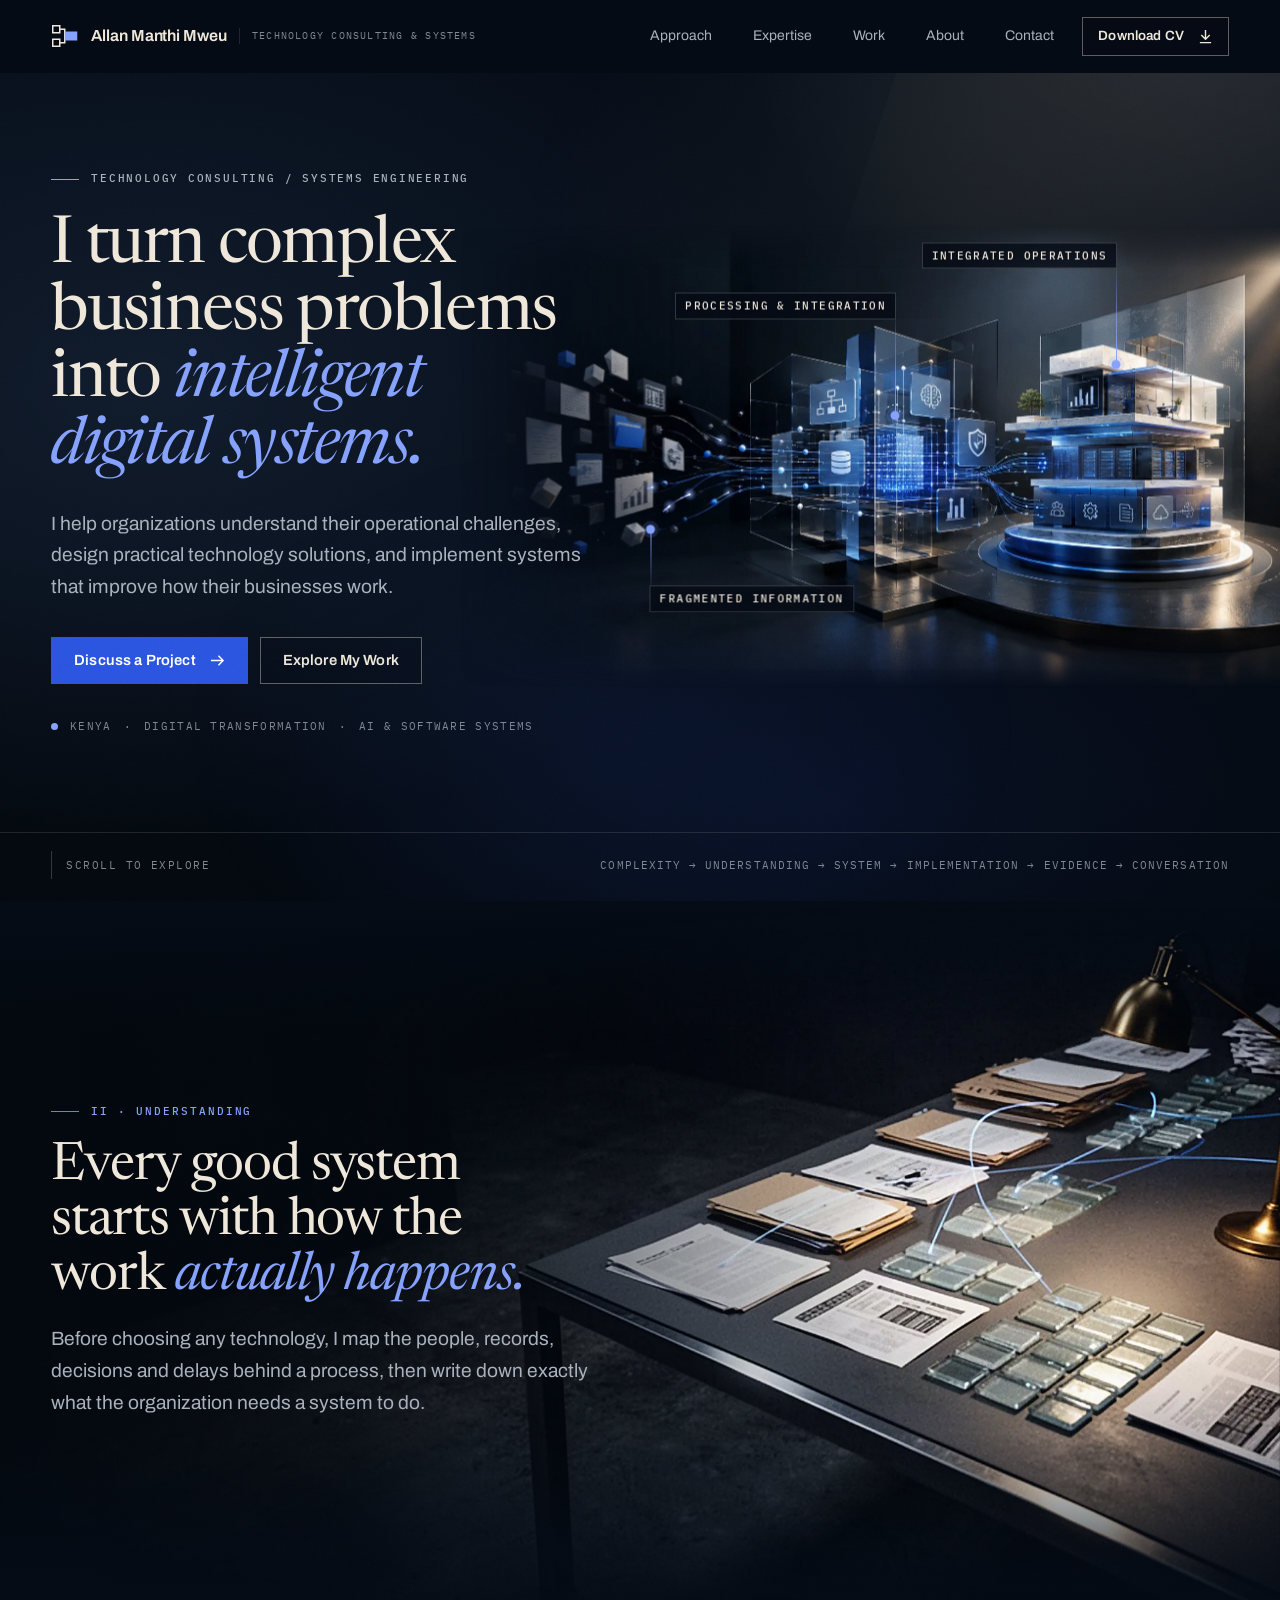
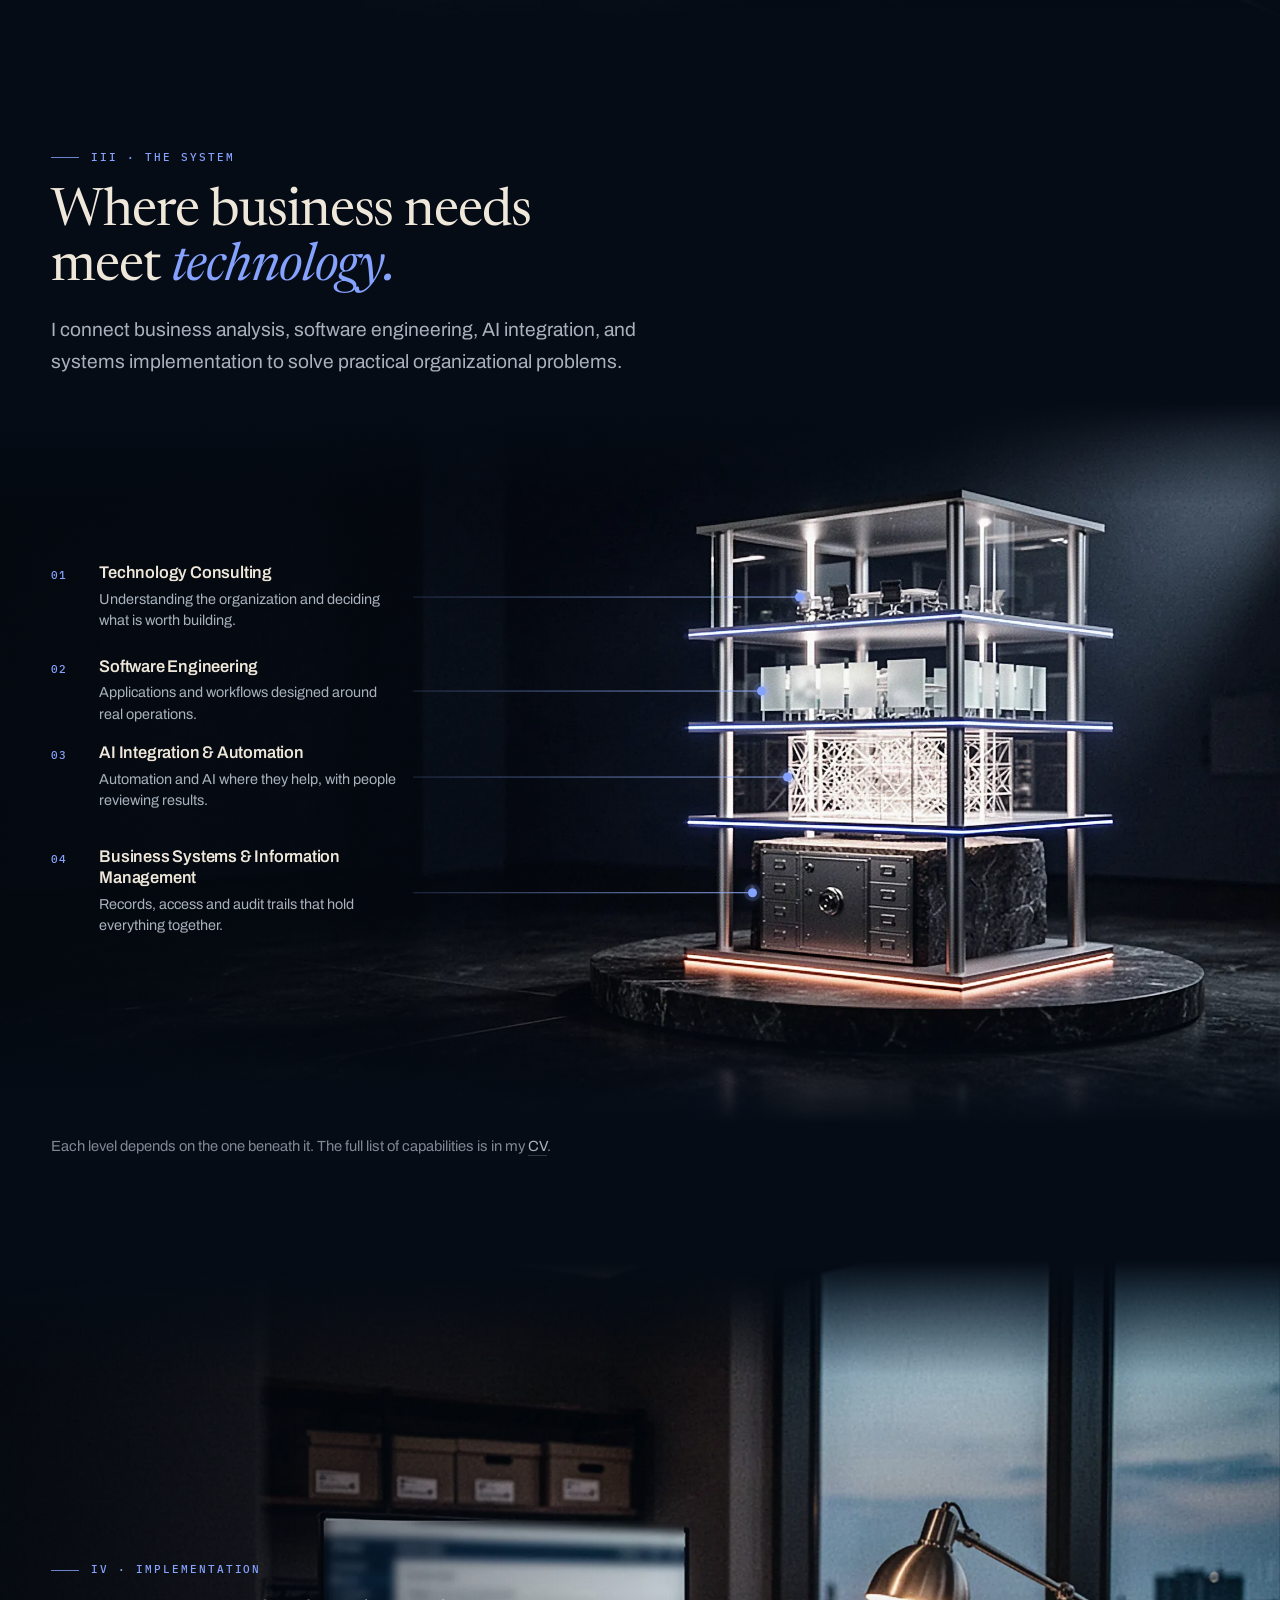
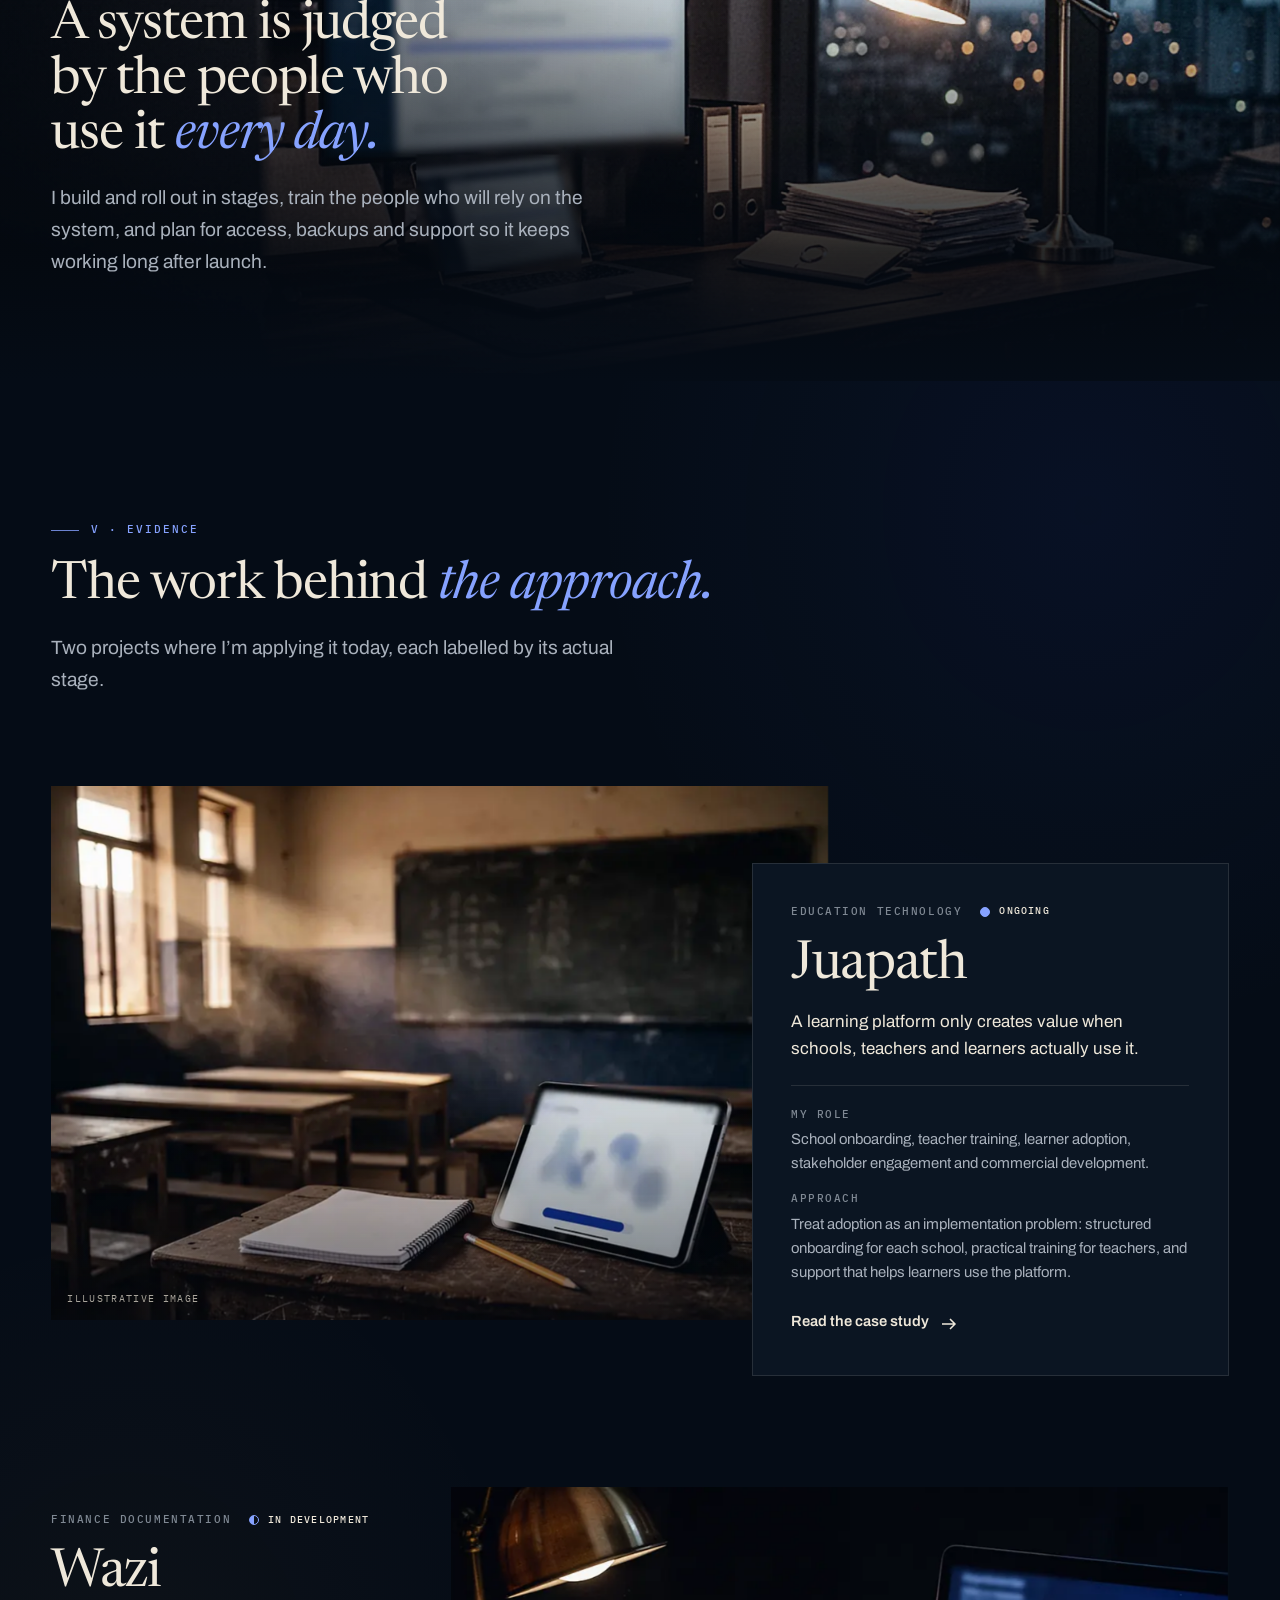
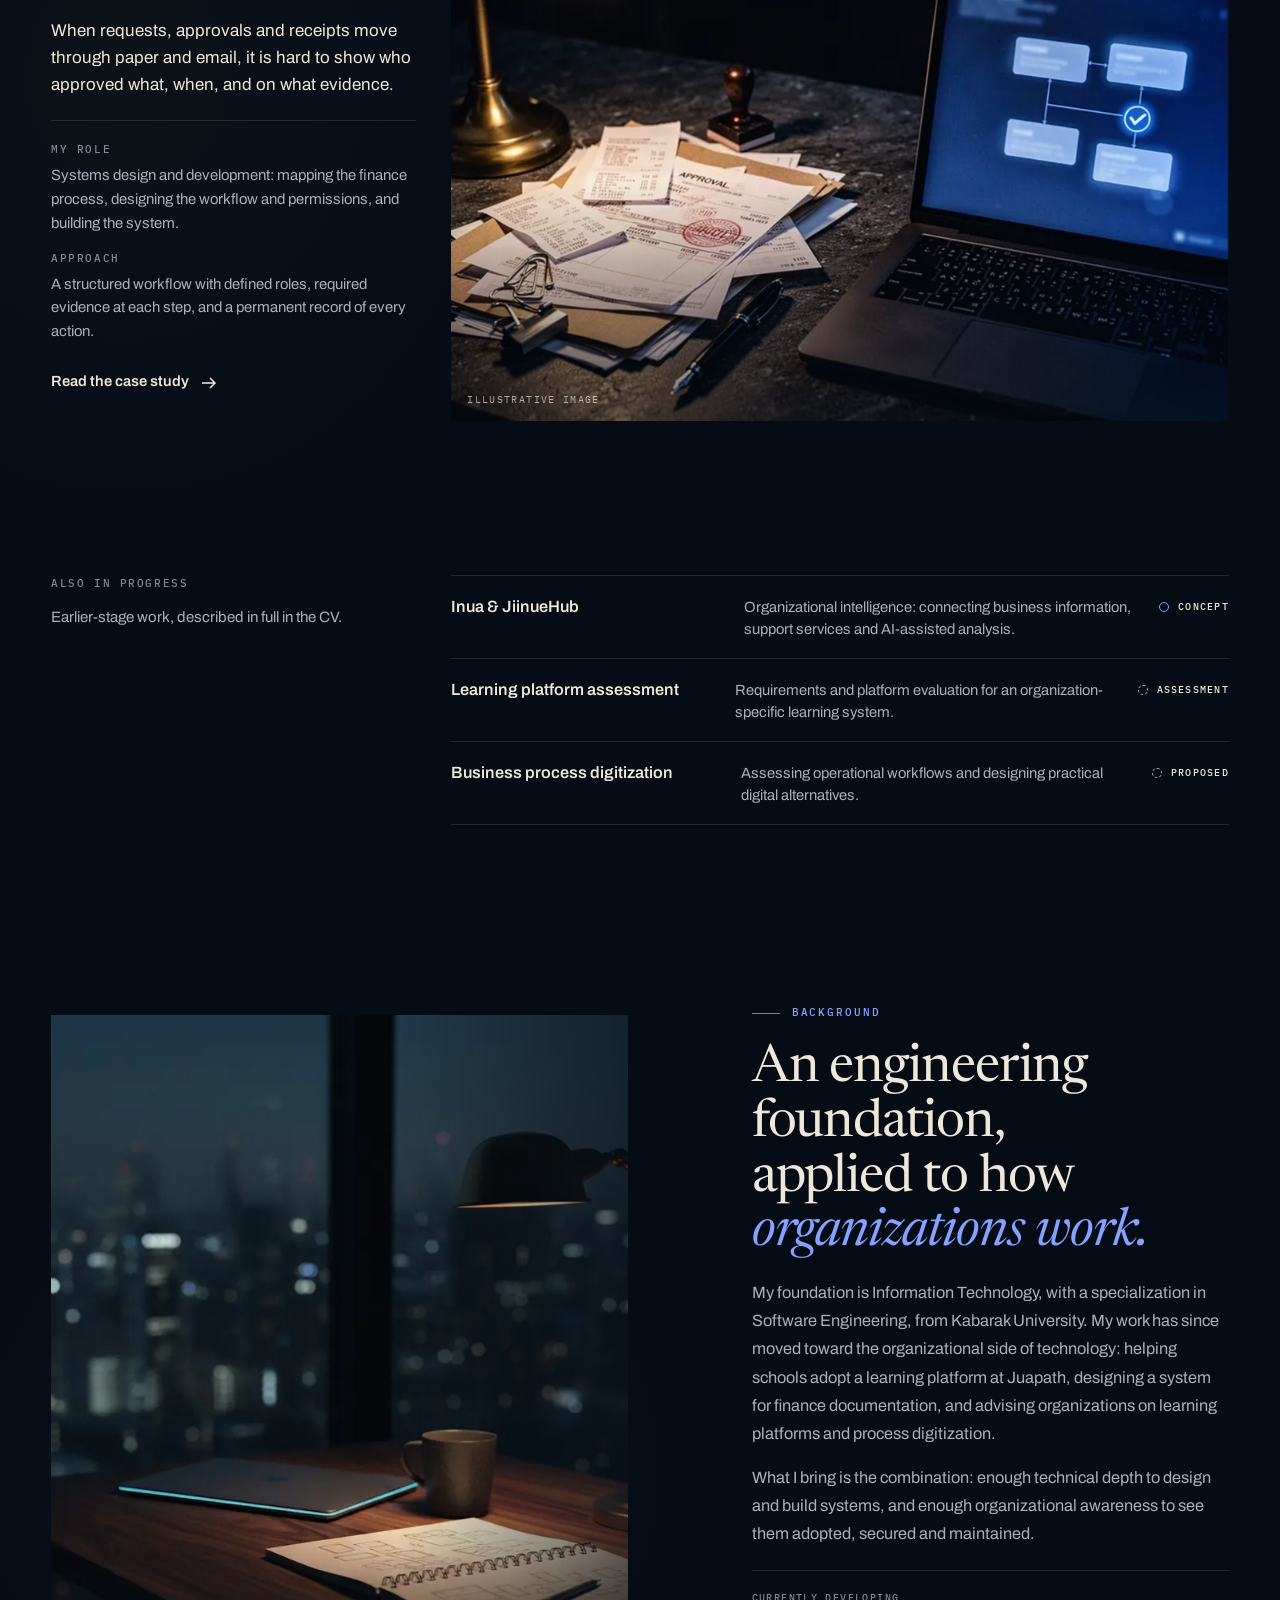
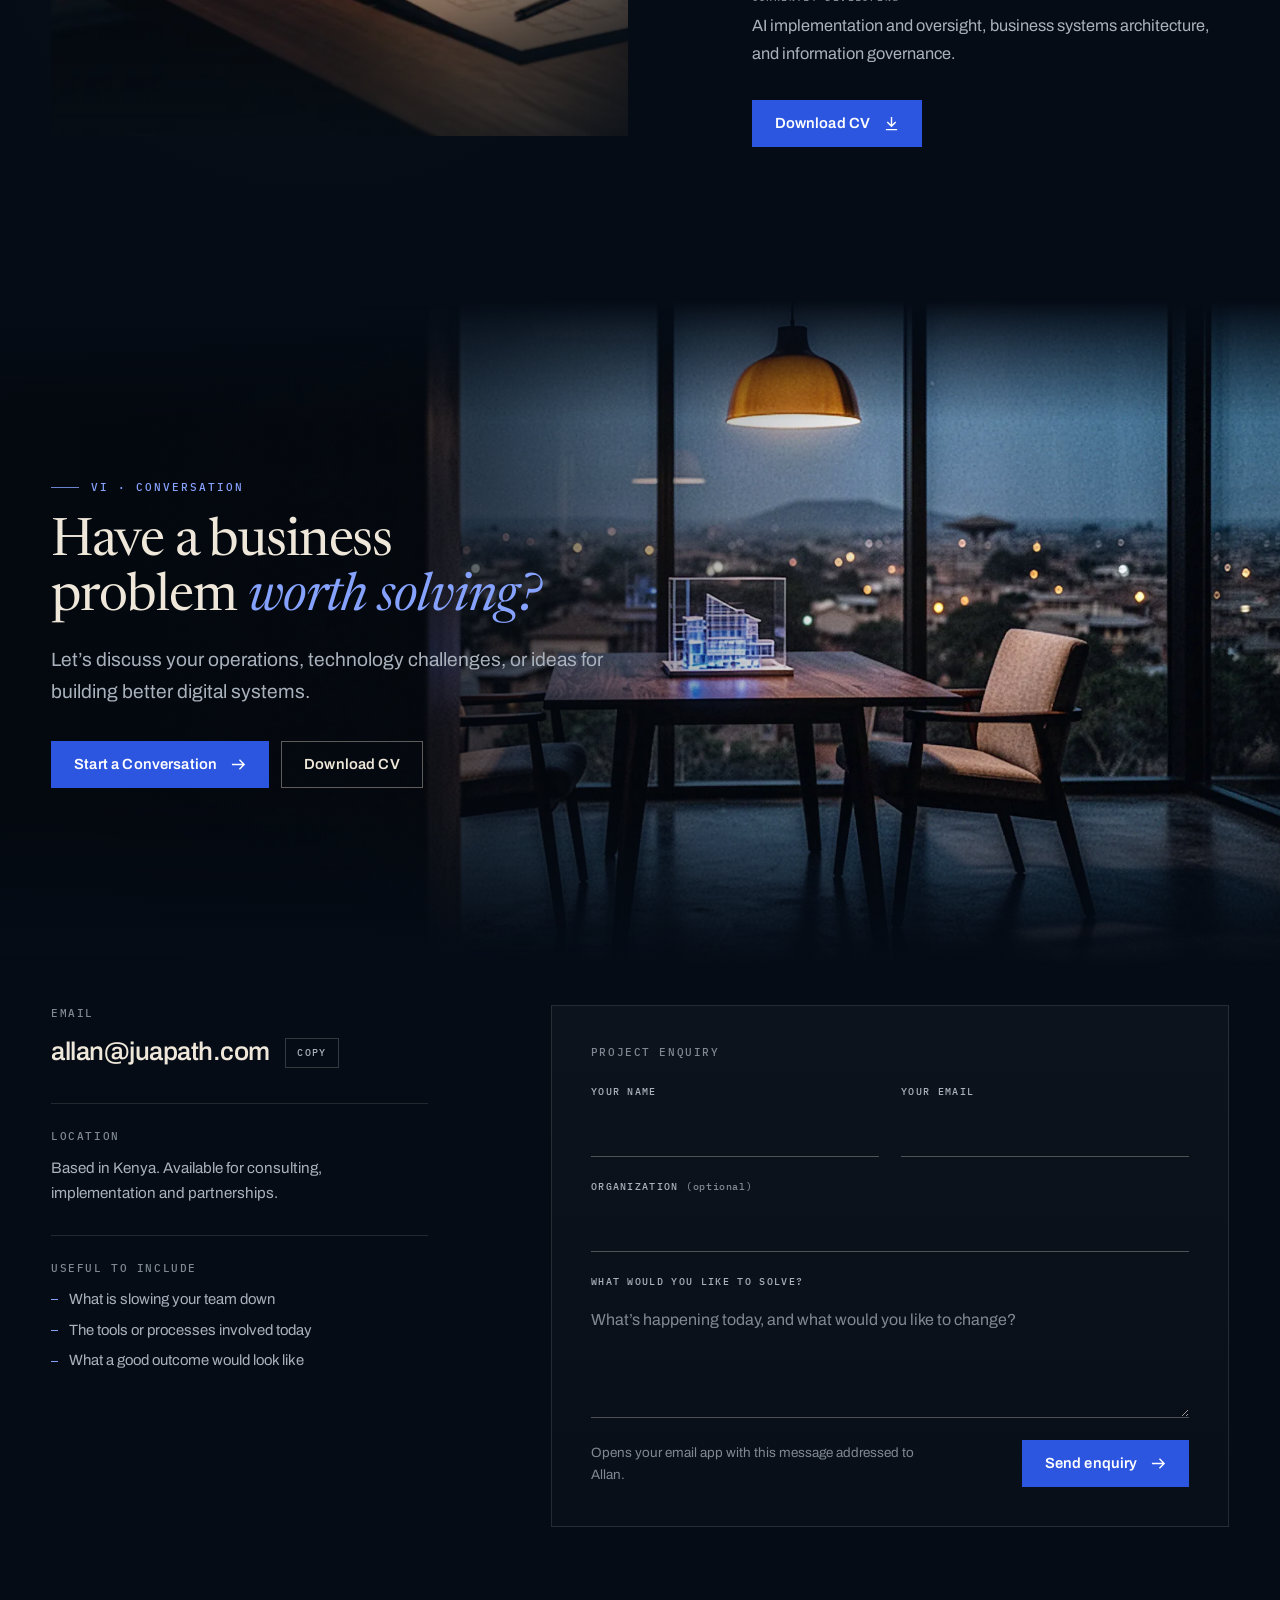
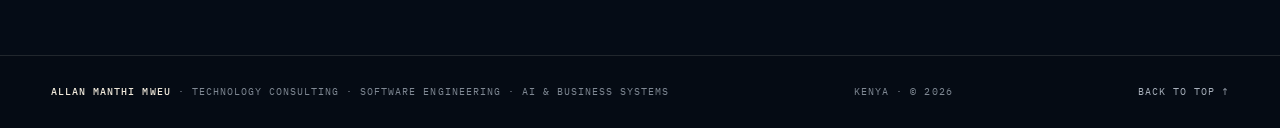
<file: index.html>
<!doctype html>
<html lang="en">
<head>
<meta charset="utf-8">
<meta name="viewport" content="width=device-width, initial-scale=1, viewport-fit=cover">
<title>Allan Manthi Mweu · Technology Consultant &amp; Software Engineer</title>
<meta name="description" content="Allan Manthi Mweu turns complex business problems into intelligent digital systems: technology consulting, software engineering, AI integration and business systems, based in Kenya.">
<meta name="theme-color" content="#050b14">
<meta name="author" content="Allan Manthi Mweu">
<!-- If you move to a custom domain, update the URLs in canonical, og:url, og:image, the JSON-LD below, robots.txt and sitemap.xml -->
<meta property="og:type" content="website">
<meta property="og:title" content="Allan Manthi Mweu · Technology Consultant &amp; Software Engineer">
<meta property="og:description" content="I turn complex business problems into intelligent digital systems.">
<link rel="canonical" href="https://allanmanthi.vercel.app/">
<meta property="og:url" content="https://allanmanthi.vercel.app/">
<meta property="og:image" content="https://allanmanthi.vercel.app/assets/og-image.jpg">
<meta property="og:image:width" content="1200">
<meta property="og:image:height" content="630">
<meta name="twitter:card" content="summary_large_image">
<link rel="icon" href="data:image/svg+xml,%3Csvg xmlns='http://www.w3.org/2000/svg' viewBox='0 0 28 28'%3E%3Crect width='28' height='28' fill='%23050b14'/%3E%3Cpath d='M6 7h5v5H6zM6 16h5v5H6z' fill='none' stroke='%23efe8da' stroke-width='1.5'/%3E%3Cpath d='M11 9.5h3v9h-3' fill='none' stroke='%23efe8da' stroke-width='1.5'/%3E%3Crect x='14' y='11' width='9' height='6' fill='%2386a2ff'/%3E%3C/svg%3E">
<link rel="preload" as="image" href="assets/scene-1672.webp" media="(min-width: 900px)">
<link rel="preload" as="image" href="assets/scene-1100.webp" media="(max-width: 899px)">
<link rel="preconnect" href="https://fonts.googleapis.com">
<link rel="preconnect" href="https://fonts.gstatic.com" crossorigin>
<link rel="stylesheet" href="https://fonts.googleapis.com/css2?family=Archivo:wdth,wght@62..125,300..700&family=IBM+Plex+Mono:wght@400;500&family=Newsreader:ital,opsz,wght@0,6..72,300..600;1,6..72,300..500&display=swap">
<link rel="stylesheet" href="css/styles.css">
<script>document.documentElement.classList.add('js');if(!matchMedia('(prefers-reduced-motion: reduce)').matches)document.documentElement.classList.add('motion');</script>
</head>
<body>
<a class="skip" href="#main">Skip to content</a>

<header class="site-header">
  <div class="wrap header-inner">
    <a class="brand" href="#top" aria-label="Allan Manthi Mweu, back to top">
      <svg viewBox="0 0 28 28" aria-hidden="true"><g class="m-a"><path d="M1.75 3.75h7v7h-7z" fill="none" stroke="#efe8da" stroke-width="1.5"/></g><g class="m-b"><path d="M1.75 17.25h7v7h-7z" fill="none" stroke="#efe8da" stroke-width="1.5"/></g><path d="M8.75 7.25h5v13.5h-5" fill="none" stroke="#efe8da" stroke-width="1.5"/><rect x="13.75" y="9.5" width="12.5" height="9" fill="#86a2ff"/></svg>
      <span class="brand-name">Allan Manthi Mweu</span>
      <span class="brand-role">Technology consulting &amp; systems</span>
    </a>
    <nav class="site-nav" id="site-nav" aria-label="Main">
      <ul>
        <li><a class="nav-link" href="#approach" data-target="approach">Approach</a></li>
        <li><a class="nav-link" href="#expertise" data-target="expertise">Expertise</a></li>
        <li><a class="nav-link" href="#work" data-target="work">Work</a></li>
        <li><a class="nav-link" href="#about" data-target="about">About</a></li>
        <li><a class="nav-link" href="#contact" data-target="contact">Contact</a></li>
      </ul>
      <a class="btn btn-secondary btn-sm" href="assets/Allan-Manthi-Mweu-CV.pdf" download="Allan-Manthi-Mweu-CV.pdf" data-cv>Download CV <svg viewBox="0 0 16 16" aria-hidden="true"><path d="M8 1v10M3.5 6.5 8 11l4.5-4.5M2 14.5h12" fill="none" stroke="currentColor" stroke-width="1.5"/></svg></a>
    </nav>
    <button class="menu-btn" type="button" aria-expanded="false" aria-controls="site-nav"><b>Menu</b><span aria-hidden="true"><i></i><i></i></span></button>
  </div>
</header>

<nav class="act-rail" aria-label="Story">
  <ol>
    <li><a href="#top" data-act="top" title="Complexity"><i></i>I<span class="sr-only"> Complexity</span></a></li>
    <li><a href="#approach" data-act="approach" title="Understanding"><i></i>II<span class="sr-only"> Understanding</span></a></li>
    <li><a href="#expertise" data-act="expertise" title="System"><i></i>III<span class="sr-only"> System</span></a></li>
    <li><a href="#implementation" data-act="implementation" title="Implementation"><i></i>IV<span class="sr-only"> Implementation</span></a></li>
    <li><a href="#work" data-act="work" title="Evidence"><i></i>V<span class="sr-only"> Evidence</span></a></li>
    <li><a href="#contact" data-act="contact" title="Conversation"><i></i>VI<span class="sr-only"> Conversation</span></a></li>
  </ol>
</nav>

<main id="main">

<!-- ================= I · COMPLEXITY (hero) ================= -->
<section class="hero" id="top" aria-labelledby="hero-title">
  <div class="atmos" aria-hidden="true"><i class="haze haze-1"></i><i class="haze haze-2"></i><i class="beam"></i></div>

  <div class="scene-wrap">
    <div class="scene" role="img" aria-label="Scattered documents, spreadsheets and folders flow as streams of light into a transparent processing structure, then into a multi-level building that represents an integrated operational system.">
      <div class="lyr lyr-c" data-depth=".35"><i></i>
        <span class="fx fx-band"></span><span class="fx fx-servers"></span><span class="fx fx-ring"></span><span class="fx fx-sweep"></span>
      </div>
      <div class="lyr lyr-b" data-depth=".6"><i></i>
        <span class="fx fx-core"></span><span class="fx fx-core-inner"></span><span class="fx fx-glass"></span>
      </div>
      <div class="lyr lyr-a" data-depth="1" data-float><i></i></div>
      <canvas class="streams" aria-hidden="true"></canvas>
      <span class="fx fx-mist"></span>
      <span class="fx fx-light"></span>
    </div>
    <div class="scene-labels" aria-hidden="true">
      <div class="lyr" data-depth="1"><span class="tag down t-in" style="--i:0"><i></i><b>Fragmented information</b></span></div>
      <div class="lyr" data-depth=".6"><span class="tag up to-left t-core" style="--i:1"><i></i><b>Processing &amp; integration</b></span></div>
      <div class="lyr" data-depth=".35"><span class="tag up to-left t-out" style="--i:2"><i></i><b>Integrated operations</b></span></div>
    </div>
  </div>

  <div class="hero-body">
    <div class="wrap">
      <div class="grid">
        <div class="hero-copy">
          <p class="eyebrow rise" style="--i:0">Technology consulting / Systems engineering</p>
          <h1 id="hero-title"><span class="g rise" style="--i:1">I turn complex</span> <span class="g rise" style="--i:2">business problems</span> <span class="g rise" style="--i:3">into <em>intelligent</em></span> <span class="g rise" style="--i:4"><em>digital systems.</em></span></h1>
          <p class="lead rise" style="--i:5">I help organizations understand their operational challenges, design practical technology solutions, and implement systems that improve how their businesses work.</p>
          <div class="hero-actions rise" style="--i:6">
            <a class="btn btn-primary" href="#contact">Discuss a Project <svg viewBox="0 0 16 16" aria-hidden="true"><path d="M1 8h13M9 3l5 5-5 5" fill="none" stroke="currentColor" stroke-width="1.5"/></svg></a>
            <a class="btn btn-secondary" href="#work">Explore My Work</a>
          </div>
          <p class="focus-line rise" style="--i:7"><i class="dot" aria-hidden="true"></i><span>Kenya</span><span>Digital Transformation</span><span>AI &amp; Software Systems</span></p>
        </div>
      </div>
    </div>
  </div>

  <div class="hero-foot">
    <div class="wrap">
      <a class="scroll-cue" href="#approach"><span class="track" aria-hidden="true"></span>Scroll to explore</a>
      <p class="fig-cap">Complexity → Understanding → System → Implementation → Evidence → Conversation</p>
    </div>
  </div>
  <div class="grain" aria-hidden="true"></div>
</section>

<!-- ================= II · UNDERSTANDING ================= -->
<section class="act act-understanding" id="approach" aria-labelledby="approach-title">
  <div class="act-media" data-parallax>
    <img src="assets/understanding-l.webp" srcset="assets/understanding-s.webp 1100w, assets/understanding-l.webp 2048w" sizes="100vw" width="2048" height="1152" loading="lazy" decoding="async" alt="A long graphite table at night where scattered papers, folders and glass tiles are being arranged into ordered rows under a brass lamp, with fine blue threads linking related groups.">
    <span class="act-light" aria-hidden="true"></span>
  </div>
  <div class="act-copy">
    <div class="wrap">
      <div class="act-text" data-reveal>
        <p class="act-no">II · Understanding</p>
        <h2 id="approach-title">Every good system starts with how the work <em>actually happens.</em></h2>
        <p class="act-lead">Before choosing any technology, I map the people, records, decisions and delays behind a process, then write down exactly what the organization needs a system to do.</p>
      </div>
    </div>
  </div>
</section>

<!-- ================= III · THE SYSTEM ================= -->
<section class="act act-system" id="expertise" aria-labelledby="expertise-title">
  <div class="wrap act-head" data-reveal>
    <p class="act-no">III · The system</p>
    <h2 id="expertise-title">Where business needs meet <em>technology.</em></h2>
    <p class="act-lead">I connect business analysis, software engineering, AI integration, and systems implementation to solve practical organizational problems.</p>
  </div>
  <div class="sys-media">
    <div class="sys-stage" data-parallax>
      <img src="assets/system-l.webp" srcset="assets/system-s.webp 1100w, assets/system-l.webp 2048w" sizes="(max-width: 640px) 170vw, (max-width: 1099px) 125vw, 100vw" width="2048" height="1152" loading="lazy" decoding="async" alt="A precise architectural model on a stone plinth: a glass meeting space on top, frosted workflow panels below it, a glowing lattice processing chamber, and a stone and steel archive vault at the base, joined by light conduits.">
      <span class="act-light" aria-hidden="true"></span>
      <span class="lv-mark" style="--x:62.5%;--y:27%" aria-hidden="true">1</span>
      <span class="lv-mark" style="--x:59.5%;--y:40%" aria-hidden="true">2</span>
      <span class="lv-mark" style="--x:61.6%;--y:52%" aria-hidden="true">3</span>
      <span class="lv-mark" style="--x:58.8%;--y:68%" aria-hidden="true">4</span>
      <ol class="levels levels-desk" aria-hidden="true">
        <li class="lv" style="--x:62.5%;--y:27%"><span class="lv-n">01</span><div><h3>Technology Consulting</h3><p>Understanding the organization and deciding what is worth building.</p></div><span class="lv-line"></span></li>
        <li class="lv" style="--x:59.5%;--y:40%"><span class="lv-n">02</span><div><h3>Software Engineering</h3><p>Applications and workflows designed around real operations.</p></div><span class="lv-line"></span></li>
        <li class="lv" style="--x:61.6%;--y:52%"><span class="lv-n">03</span><div><h3>AI Integration &amp; Automation</h3><p>Automation and AI where they help, with people reviewing results.</p></div><span class="lv-line"></span></li>
        <li class="lv" style="--x:58.8%;--y:68%"><span class="lv-n">04</span><div><h3>Business Systems &amp; Information Management</h3><p>Records, access and audit trails that hold everything together.</p></div><span class="lv-line"></span></li>
      </ol>
    </div>
  </div>
  <div class="wrap levels-list">
    <ol class="levels-mobile">
      <li class="lv"><span class="lv-n">01</span><div><h3>Technology Consulting</h3><p>Understanding the organization and deciding what is worth building.</p></div></li>
      <li class="lv"><span class="lv-n">02</span><div><h3>Software Engineering</h3><p>Applications and workflows designed around real operations.</p></div></li>
      <li class="lv"><span class="lv-n">03</span><div><h3>AI Integration &amp; Automation</h3><p>Automation and AI where they help, with people reviewing results.</p></div></li>
      <li class="lv"><span class="lv-n">04</span><div><h3>Business Systems &amp; Information Management</h3><p>Records, access and audit trails that hold everything together.</p></div></li>
    </ol>
  </div>
  <div class="wrap sys-note">
    <p>Each level depends on the one beneath it. The full list of capabilities is in my <a class="link" href="assets/Allan-Manthi-Mweu-CV.pdf" download="Allan-Manthi-Mweu-CV.pdf" data-cv>CV</a>.</p>
  </div>
</section>

<!-- ================= IV · IMPLEMENTATION ================= -->
<section class="act act-impl act--low" id="implementation" aria-labelledby="impl-title">
  <div class="act-media" data-parallax>
    <img src="assets/implementation-l.webp" srcset="assets/implementation-s.webp 1100w, assets/implementation-l.webp 2048w" sizes="100vw" width="2048" height="1152" loading="lazy" decoding="async" alt="An orderly operations office at dusk: a workflow application open on a monitor and laptop, neat files and labelled boxes on the shelves, city lights through the window.">
    <span class="act-light" aria-hidden="true"></span>
  </div>
  <div class="act-copy">
    <div class="wrap">
      <div class="act-text" data-reveal>
        <p class="act-no">IV · Implementation</p>
        <h2 id="impl-title">A system is judged by the people who use it <em>every day.</em></h2>
        <p class="act-lead">I build and roll out in stages, train the people who will rely on the system, and plan for access, backups and support so it keeps working long after launch.</p>
      </div>
    </div>
  </div>
</section>

<!-- ================= V · EVIDENCE ================= -->
<section class="evidence" id="work" aria-labelledby="work-title">
  <div class="wrap">
    <div class="ev-head" data-reveal>
      <p class="act-no">V · Evidence</p>
      <h2 id="work-title">The work behind <em>the approach.</em></h2>
      <p class="act-lead">Two projects where I’m applying it today, each labelled by its actual stage.</p>
    </div>

    <article class="case case-a" aria-labelledby="c-juapath">
      <figure class="case-img" data-parallax>
        <img src="assets/juapath-l.webp" srcset="assets/juapath-s.webp 1000w, assets/juapath-l.webp 1800w" sizes="(max-width: 900px) 100vw, 66vw" width="1800" height="1350" loading="lazy" decoding="async" alt="An empty classroom in late-afternoon light, with a tablet running a learning app beside an exercise book and pencil.">
        <figcaption>Illustrative image</figcaption>
      </figure>
      <div class="case-body" data-reveal>
        <div class="case-meta"><span class="label">Education technology</span><span class="status s-ongoing">Ongoing</span></div>
        <h3 id="c-juapath">Juapath</h3>
        <p class="case-problem">A learning platform only creates value when schools, teachers and learners actually use it.</p>
        <dl class="case-dl">
          <div><dt class="label">My role</dt><dd>School onboarding, teacher training, learner adoption, stakeholder engagement and commercial development.</dd></div>
          <div><dt class="label">Approach</dt><dd>Treat adoption as an implementation problem: structured onboarding for each school, practical training for teachers, and support that helps learners use the platform.</dd></div>
        </dl>
        <a class="case-link" href="work/juapath.html"><span>Read the case study</span><svg viewBox="0 0 16 16" aria-hidden="true"><path d="M1 8h13M9 3l5 5-5 5" fill="none" stroke="currentColor" stroke-width="1.5"/></svg></a>
      </div>
    </article>

    <article class="case case-b" aria-labelledby="c-wazi">
      <figure class="case-img" data-parallax>
        <img src="assets/wazi-l.webp" srcset="assets/wazi-s.webp 1000w, assets/wazi-l.webp 1800w" sizes="(max-width: 900px) 100vw, 66vw" width="1800" height="1350" loading="lazy" decoding="async" alt="Paper receipts, invoices and a stamped approval form under a brass lamp beside a laptop showing a digital approval flow.">
        <figcaption>Illustrative image</figcaption>
      </figure>
      <div class="case-body" data-reveal>
        <div class="case-meta"><span class="label">Finance documentation</span><span class="status s-dev">In development</span></div>
        <h3 id="c-wazi">Wazi</h3>
        <p class="case-problem">When requests, approvals and receipts move through paper and email, it is hard to show who approved what, when, and on what evidence.</p>
        <dl class="case-dl">
          <div><dt class="label">My role</dt><dd>Systems design and development: mapping the finance process, designing the workflow and permissions, and building the system.</dd></div>
          <div><dt class="label">Approach</dt><dd>A structured workflow with defined roles, required evidence at each step, and a permanent record of every action.</dd></div>
        </dl>
        <a class="case-link" href="work/wazi.html"><span>Read the case study</span><svg viewBox="0 0 16 16" aria-hidden="true"><path d="M1 8h13M9 3l5 5-5 5" fill="none" stroke="currentColor" stroke-width="1.5"/></svg></a>
      </div>
    </article>

    <div class="also" data-reveal>
      <div class="also-head">
        <p class="label">Also in progress</p>
        <p>Earlier-stage work, described in full in the CV.</p>
      </div>
      <ul>
        <li><b>Inua &amp; JiinueHub</b><span class="d">Organizational intelligence: connecting business information, support services and AI-assisted analysis.</span><span class="status s-concept">Concept</span></li>
        <li><b>Learning platform assessment</b><span class="d">Requirements and platform evaluation for an organization-specific learning system.</span><span class="status s-advisory">Assessment</span></li>
        <li><b>Business process digitization</b><span class="d">Assessing operational workflows and designing practical digital alternatives.</span><span class="status s-advisory">Proposed</span></li>
      </ul>
    </div>
  </div>
</section>

<!-- ================= BACKGROUND ================= -->
<section class="about" id="about" aria-labelledby="about-title">
  <div class="wrap">
    <div class="grid about-grid">
      <figure class="about-img" data-parallax>
        <img src="assets/workspace-l.webp" srcset="assets/workspace-s.webp 800w, assets/workspace-l.webp 1280w" sizes="(max-width: 900px) 100vw, 50vw" width="1280" height="1600" loading="lazy" decoding="async" alt="A quiet desk at night with an open notebook of system sketches, a closed laptop and a brass lamp in front of a city window.">
      </figure>
      <div class="about-text" data-reveal>
        <p class="act-no">Background</p>
        <h2 id="about-title">An engineering foundation, applied to how <em>organizations work.</em></h2>
        <p>My foundation is Information Technology, with a specialization in Software Engineering, from Kabarak University. My work has since moved toward the organizational side of technology: helping schools adopt a learning platform at Juapath, designing a system for finance documentation, and advising organizations on learning platforms and process digitization.</p>
        <p>What I bring is the combination: enough technical depth to design and build systems, and enough organizational awareness to see them adopted, secured and maintained.</p>
        <p class="focus"><b>Currently developing</b>AI implementation and oversight, business systems architecture, and information governance.</p>
        <div class="act-actions">
          <a class="btn btn-primary" href="assets/Allan-Manthi-Mweu-CV.pdf" download="Allan-Manthi-Mweu-CV.pdf" data-cv>Download CV <svg viewBox="0 0 16 16" aria-hidden="true"><path d="M8 1v10M3.5 6.5 8 11l4.5-4.5M2 14.5h12" fill="none" stroke="currentColor" stroke-width="1.5"/></svg></a>
        </div>
        <p class="cv-status" role="status" hidden></p>
      </div>
    </div>
  </div>
</section>

<!-- ================= VI · CONVERSATION ================= -->
<section class="act act-conv" id="contact" aria-labelledby="contact-title">
  <div class="act-media" data-parallax>
    <img src="assets/conversation-l.webp" srcset="assets/conversation-s.webp 1100w, assets/conversation-l.webp 2048w" sizes="100vw" width="2048" height="1152" loading="lazy" decoding="async" alt="A calm meeting room at dusk: a table with two chairs facing each other under a warm pendant light, a small glowing architectural model on the table, and the city beyond the windows.">
    <span class="act-light" aria-hidden="true"></span>
  </div>
  <div class="act-copy">
    <div class="wrap">
      <div class="act-text" data-reveal>
        <p class="act-no">VI · Conversation</p>
        <h2 id="contact-title">Have a business problem <em>worth solving?</em></h2>
        <p class="act-lead">Let’s discuss your operations, technology challenges, or ideas for building better digital systems.</p>
        <div class="act-actions">
          <a class="btn btn-primary" href="#enquiry" data-start>Start a Conversation <svg viewBox="0 0 16 16" aria-hidden="true"><path d="M1 8h13M9 3l5 5-5 5" fill="none" stroke="currentColor" stroke-width="1.5"/></svg></a>
          <a class="btn btn-secondary" href="assets/Allan-Manthi-Mweu-CV.pdf" download="Allan-Manthi-Mweu-CV.pdf" data-cv>Download CV</a>
        </div>
      </div>
    </div>
  </div>
</section>

<section class="contact-band" aria-label="Contact details and enquiry form">
  <div class="wrap">
    <div class="grid contact-grid">
      <div class="contact-details">
        <div class="detail-block">
          <span class="label">Email</span>
          <div class="email-row">
            <a class="email-addr" id="email-addr" href="mailto:allan@juapath.com">allan@juapath.com</a>
            <button class="copy-btn" type="button" id="copy-email" data-copy="allan@juapath.com">Copy</button>
          </div>
        </div>
        <div class="detail-block">
          <span class="label">Location</span>
          <p>Based in Kenya. Available for consulting, implementation and partnerships.</p>
        </div>
        <div class="detail-block">
          <span class="label">Useful to include</span>
          <ul class="include">
            <li>What is slowing your team down</li>
            <li>The tools or processes involved today</li>
            <li>What a good outcome would look like</li>
          </ul>
        </div>
      </div>

      <form class="contact-form" id="enquiry" novalidate aria-labelledby="form-title" data-endpoint="">
        <p class="label" id="form-title">Project enquiry</p>
        <div class="form-row">
          <div class="field">
            <label for="f-name">Your name</label>
            <input id="f-name" name="name" type="text" autocomplete="name" required aria-describedby="f-name-err">
            <span class="err" id="f-name-err" hidden>Please add your name.</span>
          </div>
          <div class="field">
            <label for="f-email">Your email</label>
            <input id="f-email" name="email" type="email" autocomplete="email" required aria-describedby="f-email-err">
            <span class="err" id="f-email-err" hidden>Please add a valid email address.</span>
          </div>
        </div>
        <div class="field">
          <label for="f-org">Organization <span>(optional)</span></label>
          <input id="f-org" name="organization" type="text" autocomplete="organization">
        </div>
        <div class="field">
          <label for="f-msg">What would you like to solve?</label>
          <textarea id="f-msg" name="message" required placeholder="What’s happening today, and what would you like to change?" aria-describedby="f-msg-err"></textarea>
          <span class="err" id="f-msg-err" hidden>Please describe the situation in a sentence or two.</span>
        </div>
        <div class="form-foot">
          <p class="form-note" id="form-note">Sends your message to Allan by email.</p>
          <button class="btn btn-primary" type="submit">Send enquiry <svg viewBox="0 0 16 16" aria-hidden="true"><path d="M1 8h13M9 3l5 5-5 5" fill="none" stroke="currentColor" stroke-width="1.5"/></svg></button>
        </div>
        <p class="form-status" id="form-status" role="status" hidden></p>
      </form>
    </div>
  </div>
</section>
</main>

<footer class="site-footer">
  <div class="wrap footer-inner">
    <span><strong>Allan Manthi Mweu</strong> · Technology consulting · Software engineering · AI &amp; business systems</span>
    <span>Kenya · © <span id="year">2026</span></span>
    <a href="#top">Back to top ↑</a>
  </div>
</footer>

<script type="application/ld+json">
{"@context":"https://schema.org","@type":"Person","name":"Allan Manthi Mweu","url":"https://allanmanthi.vercel.app/","image":"https://allanmanthi.vercel.app/assets/og-image.jpg","jobTitle":"Technology Consultant and Software Engineer","email":"mailto:allan@juapath.com","address":{"@type":"PostalAddress","addressCountry":"KE"},"alumniOf":{"@type":"CollegeOrUniversity","name":"Kabarak University"},"knowsAbout":["Technology consulting","Digital transformation","Software engineering","Business systems","AI integration","Information management"]}
</script>
<script src="js/main.js" defer></script>
</body>
</html>
</file>
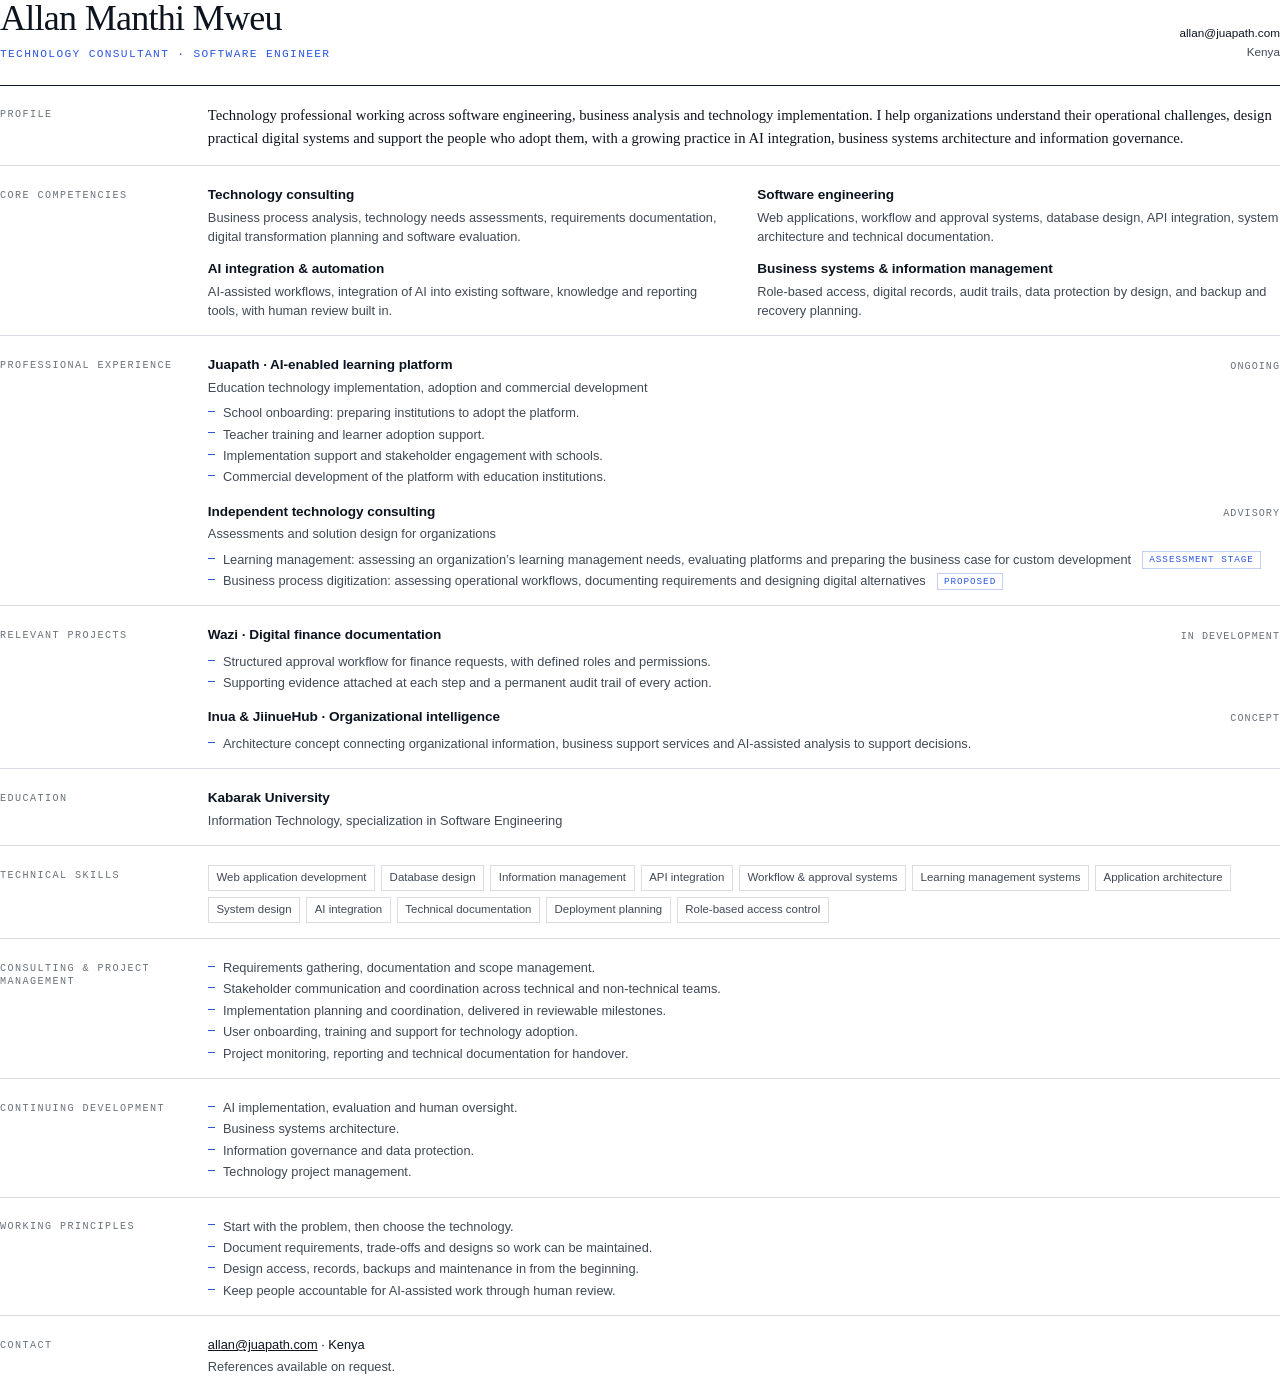
<file: cv/cv.html>
<!doctype html>
<html lang="en">
<head>
<meta charset="utf-8">
<title>Allan Manthi Mweu — Curriculum Vitae</title>
<meta name="author" content="Allan Manthi Mweu">
<!--
  Source for assets/Allan-Manthi-Mweu-CV.pdf.
  Edit this file, then regenerate the PDF (print to PDF, A4, background graphics on).
  Only verified information is included. Add, when confirmed:
   - job titles and dates for each role
   - degree name and years at Kabarak University
   - specific languages, frameworks and tools you use
   - training, certifications and achievements you can evidence
   - phone number and LinkedIn URL
-->
<style>
@page{size:A4;margin:16mm 16mm 16mm 16mm}
:root{--ink:#0c1420;--ink-2:#3f4955;--ink-3:#6a727b;--rule:#d9dde3;--accent:#2c55e0;--soft:#f3f1ec}
*{box-sizing:border-box}
html{-webkit-print-color-adjust:exact;print-color-adjust:exact}
body{margin:0;color:var(--ink);font:400 9.6pt/1.5 "Archivo","Helvetica Neue",Arial,sans-serif}
h1,h2,h3,p,ul{margin:0}
ul{padding:0;list-style:none}
.head{display:grid;grid-template-columns:1fr auto;align-items:end;gap:10mm;padding-bottom:6mm;border-bottom:1.2pt solid var(--ink)}
h1{font:400 27pt/1 "Newsreader",Georgia,serif;letter-spacing:-.02em}
.role{margin-top:3mm;font:500 8.4pt/1.3 "IBM Plex Mono",monospace;letter-spacing:.12em;text-transform:uppercase;color:var(--accent)}
.contact{text-align:right;font-size:8.8pt;line-height:1.6;color:var(--ink-2)}
.contact a{color:var(--ink);text-decoration:none}
.grid{display:grid;grid-template-columns:47mm 1fr;gap:0 8mm}
section{padding:5mm 0 4mm;border-bottom:.6pt solid var(--rule);break-inside:avoid}
section:last-child{border-bottom:0}
.label{font:500 7.6pt/1.3 "IBM Plex Mono",monospace;letter-spacing:.14em;text-transform:uppercase;color:var(--ink-3);padding-top:1mm}
.profile p:not(.label){font:400 11pt/1.55 "Newsreader",Georgia,serif;color:var(--ink)}
h3{font-size:10.2pt;font-weight:620;letter-spacing:-.005em}
.meta{display:flex;justify-content:space-between;gap:6mm;align-items:baseline}
.meta span{font:500 7.6pt/1.3 "IBM Plex Mono",monospace;letter-spacing:.1em;text-transform:uppercase;color:var(--ink-3);white-space:nowrap}
.sub{color:var(--ink-2);margin-top:.6mm}
.item+.item{margin-top:4mm}
.bul{margin-top:1.6mm}
.bul li{position:relative;padding-left:4mm;color:var(--ink-2)}
.bul li+li{margin-top:.6mm}
.bul li::before{content:"";position:absolute;left:0;top:.62em;width:2mm;height:.6pt;background:var(--accent)}
.comp{display:grid;grid-template-columns:1fr 1fr;gap:3.5mm 7mm}
.comp p{color:var(--ink-2);margin-top:.6mm}
.tags{display:flex;flex-wrap:wrap;gap:1.6mm 1.6mm}
.tags li{border:.6pt solid var(--rule);padding:.9mm 2mm;font-size:8.6pt;color:var(--ink-2);background:#fff}
.stage{display:inline-block;font:500 7pt/1 "IBM Plex Mono",monospace;letter-spacing:.1em;text-transform:uppercase;color:var(--accent);border:.6pt solid #c4cff7;padding:.8mm 1.6mm;margin-left:2mm;vertical-align:1pt}
.foot{margin-top:4mm;font-size:8pt;color:var(--ink-3);display:flex;justify-content:space-between}
.page-break{break-before:page}
</style>
</head>
<body>
<header class="head">
  <div>
    <h1>Allan Manthi Mweu</h1>
    <p class="role">Technology Consultant · Software Engineer</p>
  </div>
  <div class="contact">
    <a href="mailto:allan@juapath.com">allan@juapath.com</a><br>
    Kenya
  </div>
</header>

<section class="grid profile">
  <p class="label">Profile</p>
  <p>Technology professional working across software engineering, business analysis and technology implementation. I help organizations understand their operational challenges, design practical digital systems and support the people who adopt them, with a growing practice in AI integration, business systems architecture and information governance.</p>
</section>

<section class="grid">
  <p class="label">Core competencies</p>
  <div class="comp">
    <div><h3>Technology consulting</h3><p>Business process analysis, technology needs assessments, requirements documentation, digital transformation planning and software evaluation.</p></div>
    <div><h3>Software engineering</h3><p>Web applications, workflow and approval systems, database design, API integration, system architecture and technical documentation.</p></div>
    <div><h3>AI integration &amp; automation</h3><p>AI-assisted workflows, integration of AI into existing software, knowledge and reporting tools, with human review built in.</p></div>
    <div><h3>Business systems &amp; information management</h3><p>Role-based access, digital records, audit trails, data protection by design, and backup and recovery planning.</p></div>
  </div>
</section>

<section class="grid">
  <p class="label">Professional experience</p>
  <div>
    <div class="item">
      <div class="meta"><h3>Juapath · AI-enabled learning platform</h3><span>Ongoing</span></div>
      <p class="sub">Education technology implementation, adoption and commercial development</p>
      <ul class="bul">
        <li>School onboarding: preparing institutions to adopt the platform.</li>
        <li>Teacher training and learner adoption support.</li>
        <li>Implementation support and stakeholder engagement with schools.</li>
        <li>Commercial development of the platform with education institutions.</li>
      </ul>
    </div>
    <div class="item">
      <div class="meta"><h3>Independent technology consulting</h3><span>Advisory</span></div>
      <p class="sub">Assessments and solution design for organizations</p>
      <ul class="bul">
        <li>Learning management: assessing an organization’s learning management needs, evaluating platforms and preparing the business case for custom development <span class="stage">Assessment stage</span></li>
        <li>Business process digitization: assessing operational workflows, documenting requirements and designing digital alternatives <span class="stage">Proposed</span></li>
      </ul>
    </div>
  </div>
</section>

<section class="grid">
  <p class="label">Relevant projects</p>
  <div>
    <div class="item">
      <div class="meta"><h3>Wazi · Digital finance documentation</h3><span>In development</span></div>
      <ul class="bul">
        <li>Structured approval workflow for finance requests, with defined roles and permissions.</li>
        <li>Supporting evidence attached at each step and a permanent audit trail of every action.</li>
      </ul>
    </div>
    <div class="item">
      <div class="meta"><h3>Inua &amp; JiinueHub · Organizational intelligence</h3><span>Concept</span></div>
      <ul class="bul">
        <li>Architecture concept connecting organizational information, business support services and AI-assisted analysis to support decisions.</li>
      </ul>
    </div>
  </div>
</section>

<section class="grid">
  <p class="label">Education</p>
  <div class="item">
    <h3>Kabarak University</h3>
    <p class="sub">Information Technology, specialization in Software Engineering</p>
  </div>
</section>

<section class="grid">
  <p class="label">Technical skills</p>
  <ul class="tags">
    <li>Web application development</li><li>Database design</li><li>Information management</li><li>API integration</li>
    <li>Workflow &amp; approval systems</li><li>Learning management systems</li><li>Application architecture</li><li>System design</li>
    <li>AI integration</li><li>Technical documentation</li><li>Deployment planning</li><li>Role-based access control</li>
  </ul>
</section>

<section class="grid">
  <p class="label">Consulting &amp; project management</p>
  <ul class="bul" style="margin-top:0">
    <li>Requirements gathering, documentation and scope management.</li>
    <li>Stakeholder communication and coordination across technical and non-technical teams.</li>
    <li>Implementation planning and coordination, delivered in reviewable milestones.</li>
    <li>User onboarding, training and support for technology adoption.</li>
    <li>Project monitoring, reporting and technical documentation for handover.</li>
  </ul>
</section>

<section class="grid">
  <p class="label">Continuing development</p>
  <ul class="bul" style="margin-top:0">
    <li>AI implementation, evaluation and human oversight.</li>
    <li>Business systems architecture.</li>
    <li>Information governance and data protection.</li>
    <li>Technology project management.</li>
  </ul>
</section>

<section class="grid">
  <p class="label">Working principles</p>
  <ul class="bul" style="margin-top:0">
    <li>Start with the problem, then choose the technology.</li>
    <li>Document requirements, trade-offs and designs so work can be maintained.</li>
    <li>Design access, records, backups and maintenance in from the beginning.</li>
    <li>Keep people accountable for AI-assisted work through human review.</li>
  </ul>
</section>

<section class="grid">
  <p class="label">Contact</p>
  <div>
    <p><a href="mailto:allan@juapath.com" style="color:inherit">allan@juapath.com</a> · Kenya</p>
    <p class="sub">References available on request.</p>
  </div>
</section>
</body>
</html>
</file>
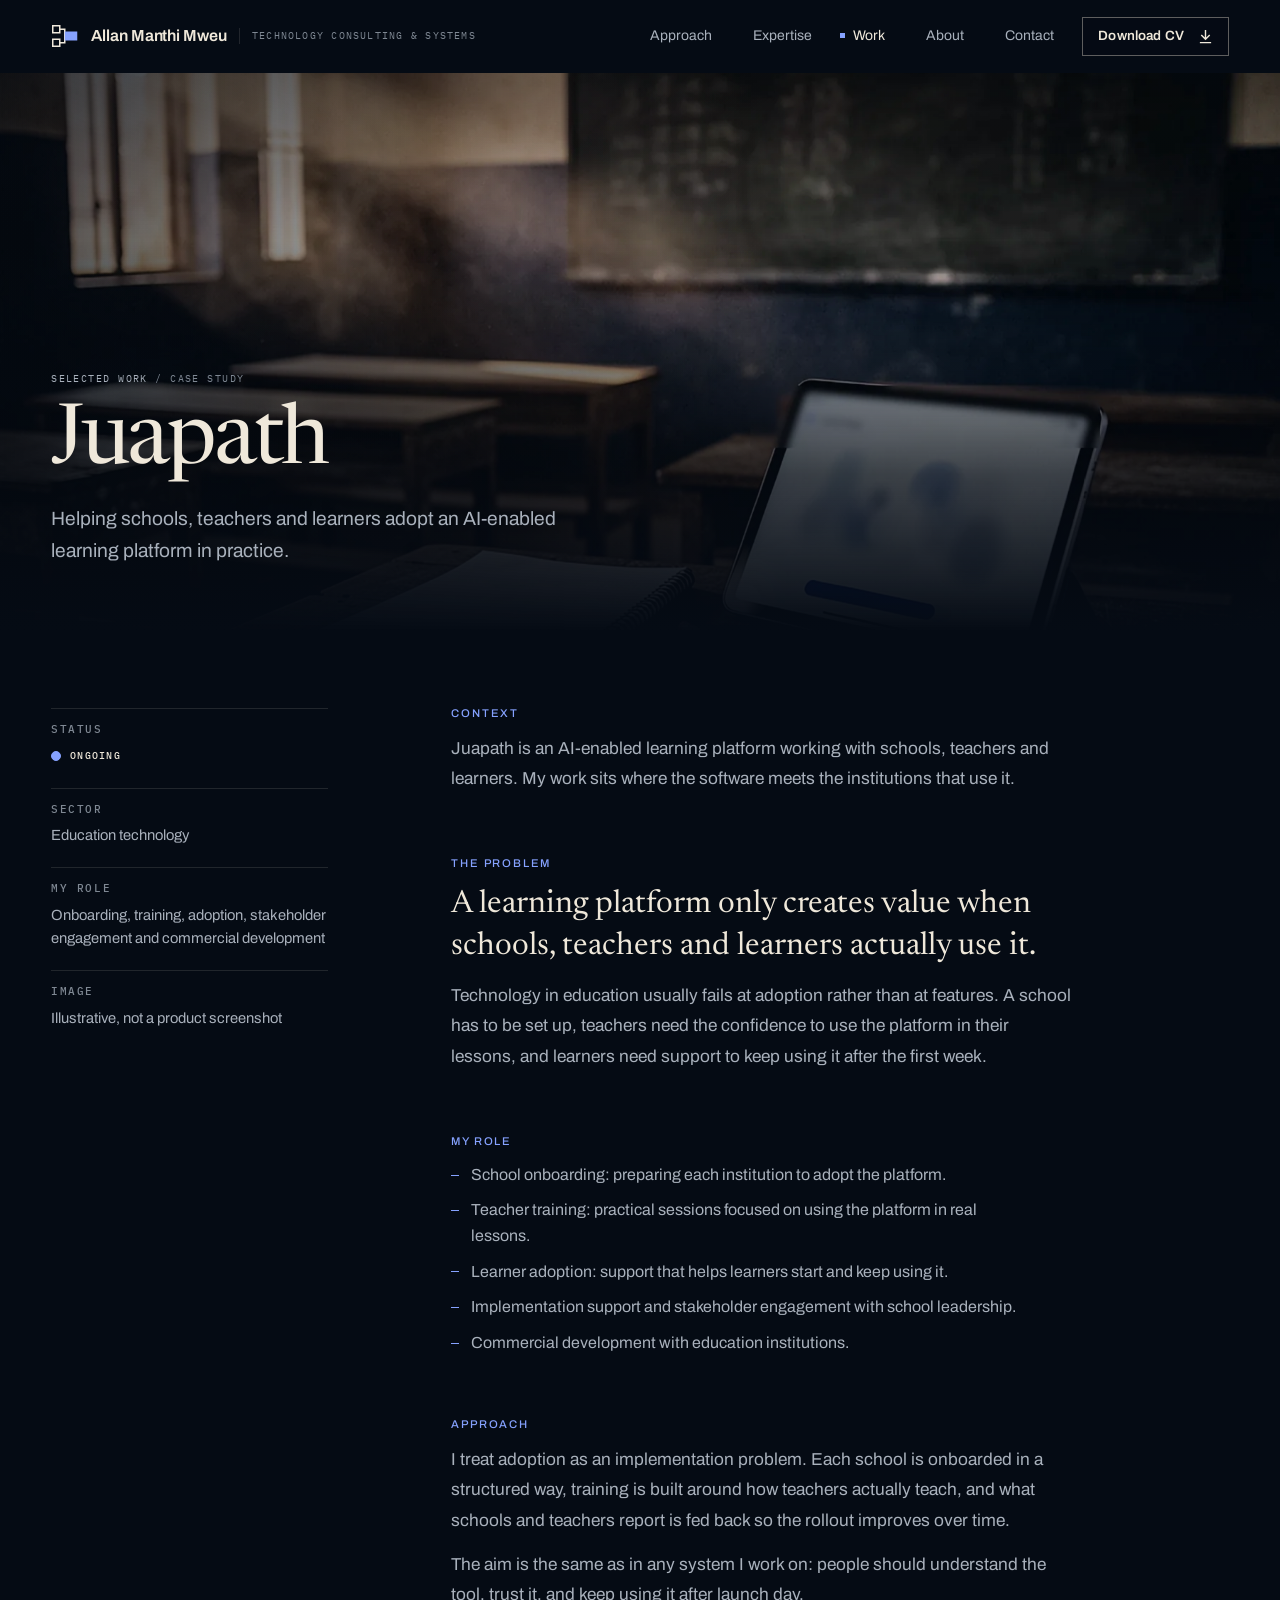
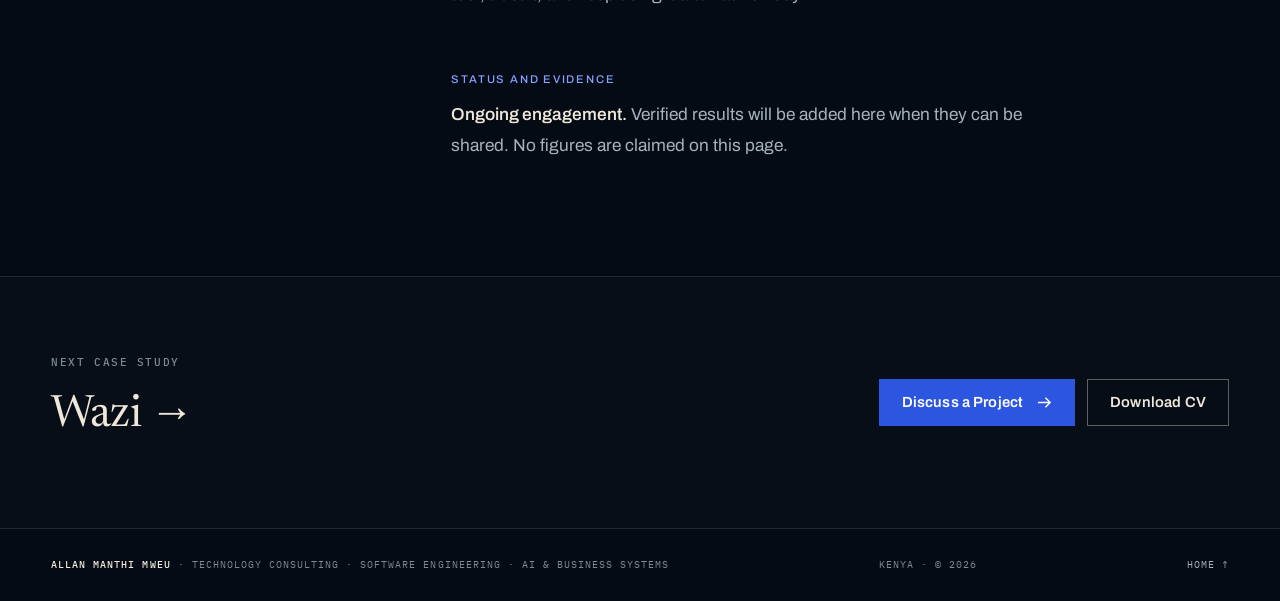
<file: work/juapath.html>
<!doctype html>
<html lang="en" data-base="../">
<head>
<meta charset="utf-8">
<meta name="viewport" content="width=device-width, initial-scale=1, viewport-fit=cover">
<title>Juapath · Allan Manthi Mweu</title>
<meta name="description" content="Case study: school onboarding, teacher training and learner adoption for the Juapath AI-enabled learning platform.">
<link rel="canonical" href="https://allanmanthi.vercel.app/work/juapath.html">
<meta property="og:type" content="article">
<meta property="og:title" content="Juapath · Allan Manthi Mweu">
<meta property="og:description" content="Case study: school onboarding, teacher training and learner adoption for the Juapath AI-enabled learning platform.">
<meta property="og:url" content="https://allanmanthi.vercel.app/work/juapath.html">
<meta property="og:image" content="https://allanmanthi.vercel.app/assets/og-image.jpg">
<meta name="twitter:card" content="summary_large_image">
<meta name="theme-color" content="#050b14">
<link rel="icon" href="data:image/svg+xml,%3Csvg xmlns='http://www.w3.org/2000/svg' viewBox='0 0 28 28'%3E%3Crect width='28' height='28' fill='%23050b14'/%3E%3Cpath d='M6 7h5v5H6zM6 16h5v5H6z' fill='none' stroke='%23efe8da' stroke-width='1.5'/%3E%3Cpath d='M11 9.5h3v9h-3' fill='none' stroke='%23efe8da' stroke-width='1.5'/%3E%3Crect x='14' y='11' width='9' height='6' fill='%2386a2ff'/%3E%3C/svg%3E">
<link rel="preconnect" href="https://fonts.googleapis.com">
<link rel="preconnect" href="https://fonts.gstatic.com" crossorigin>
<link rel="stylesheet" href="https://fonts.googleapis.com/css2?family=Archivo:wdth,wght@62..125,300..700&family=IBM+Plex+Mono:wght@400;500&family=Newsreader:ital,opsz,wght@0,6..72,300..600;1,6..72,300..500&display=swap">
<link rel="stylesheet" href="../css/styles.css">
<script>document.documentElement.classList.add('js');if(!matchMedia('(prefers-reduced-motion: reduce)').matches)document.documentElement.classList.add('motion');</script>
</head>
<body>
<a class="skip" href="#main">Skip to content</a>
<header class="site-header">
  <div class="wrap header-inner">
    <a class="brand" href="../index.html" aria-label="Allan Manthi Mweu, home">
      <svg viewBox="0 0 28 28" aria-hidden="true"><g class="m-a"><path d="M1.75 3.75h7v7h-7z" fill="none" stroke="#efe8da" stroke-width="1.5"/></g><g class="m-b"><path d="M1.75 17.25h7v7h-7z" fill="none" stroke="#efe8da" stroke-width="1.5"/></g><path d="M8.75 7.25h5v13.5h-5" fill="none" stroke="#efe8da" stroke-width="1.5"/><rect x="13.75" y="9.5" width="12.5" height="9" fill="#86a2ff"/></svg>
      <span class="brand-name">Allan Manthi Mweu</span>
      <span class="brand-role">Technology consulting &amp; systems</span>
    </a>
    <nav class="site-nav" id="site-nav" aria-label="Main">
      <ul>
        <li><a class="nav-link" href="../index.html#approach">Approach</a></li>
        <li><a class="nav-link" href="../index.html#expertise">Expertise</a></li>
        <li><a class="nav-link" href="../index.html#work" aria-current="true">Work</a></li>
        <li><a class="nav-link" href="../index.html#about">About</a></li>
        <li><a class="nav-link" href="../index.html#contact">Contact</a></li>
      </ul>
      <a class="btn btn-secondary btn-sm" href="../assets/Allan-Manthi-Mweu-CV.pdf" download="Allan-Manthi-Mweu-CV.pdf" data-cv>Download CV <svg viewBox="0 0 16 16" aria-hidden="true"><path d="M8 1v10M3.5 6.5 8 11l4.5-4.5M2 14.5h12" fill="none" stroke="currentColor" stroke-width="1.5"/></svg></a>
    </nav>
    <button class="menu-btn" type="button" aria-expanded="false" aria-controls="site-nav"><b>Menu</b><span aria-hidden="true"><i></i><i></i></span></button>
  </div>
</header>
<main id="main">

<section class="cs-hero" aria-labelledby="cs-title">
  <div class="act-media" data-parallax style="--focus:60% 45%">
    <img src="../assets/juapath-l.webp" srcset="../assets/juapath-s.webp 1000w, ../assets/juapath-l.webp 1800w" sizes="100vw" width="1800" height="1350" decoding="async" fetchpriority="high" alt="An empty classroom in late-afternoon light, with a tablet running a learning app beside an exercise book and pencil. Illustrative image.">
  </div>
  <div class="act-copy">
    <div class="wrap">
      <div class="act-text">
        <p class="crumb"><a href="../index.html#work">Selected work</a> / Case study</p>
        <h1 id="cs-title">Juapath</h1>
        <p class="act-lead">Helping schools, teachers and learners adopt an AI-enabled learning platform in practice.</p>
      </div>
    </div>
  </div>
</section>

<section class="cs-body">
  <div class="wrap">
    <div class="grid cs-grid">
      <dl class="cs-aside">
        <div><dt class="label">Status</dt><dd><span class="status s-ongoing">Ongoing</span></dd></div>
        <div><dt class="label">Sector</dt><dd>Education technology</dd></div><div><dt class="label">My role</dt><dd>Onboarding, training, adoption, stakeholder engagement and commercial development</dd></div><div><dt class="label">Image</dt><dd>Illustrative, not a product screenshot</dd></div>
      </dl>
      <div class="cs-main">
        <section data-reveal>
          <h2>Context</h2>
          <p>Juapath is an AI-enabled learning platform working with schools, teachers and learners. My work sits where the software meets the institutions that use it.</p>
        </section>
        <section data-reveal>
          <h2>The problem</h2>
          <p class="pull">A learning platform only creates value when schools, teachers and learners actually use it.</p><p>Technology in education usually fails at adoption rather than at features. A school has to be set up, teachers need the confidence to use the platform in their lessons, and learners need support to keep using it after the first week.</p>
        </section>
        <section data-reveal>
          <h2>My role</h2>
          <ul class="points"><li>School onboarding: preparing each institution to adopt the platform.</li><li>Teacher training: practical sessions focused on using the platform in real lessons.</li><li>Learner adoption: support that helps learners start and keep using it.</li><li>Implementation support and stakeholder engagement with school leadership.</li><li>Commercial development with education institutions.</li></ul>
        </section>
        <section data-reveal>
          <h2>Approach</h2>
          <p>I treat adoption as an implementation problem. Each school is onboarded in a structured way, training is built around how teachers actually teach, and what schools and teachers report is fed back so the rollout improves over time.</p><p>The aim is the same as in any system I work on: people should understand the tool, trust it, and keep using it after launch day.</p>
        </section>
        <section data-reveal>
          <h2>Status and evidence</h2>
          <p><strong>Ongoing engagement.</strong> Verified results will be added here when they can be shared. No figures are claimed on this page.</p>
        </section>
      </div>
    </div>
  </div>
</section>

<section class="cs-next" aria-label="Next">
  <div class="wrap">
    <a class="next" href="wazi.html"><span class="label">Next case study</span><b>Wazi →</b></a>
    <div class="act-actions" style="margin-top:0">
      <a class="btn btn-primary" href="../index.html#contact">Discuss a Project <svg viewBox="0 0 16 16" aria-hidden="true"><path d="M1 8h13M9 3l5 5-5 5" fill="none" stroke="currentColor" stroke-width="1.5"/></svg></a>
      <a class="btn btn-secondary" href="../assets/Allan-Manthi-Mweu-CV.pdf" download="Allan-Manthi-Mweu-CV.pdf" data-cv>Download CV</a>
    </div>
    <p class="cv-status" role="status" hidden style="flex-basis:100%"></p>
  </div>
</section>
</main>
<footer class="site-footer">
  <div class="wrap footer-inner">
    <span><strong>Allan Manthi Mweu</strong> · Technology consulting · Software engineering · AI &amp; business systems</span>
    <span>Kenya · © <span id="year">2026</span></span>
    <a href="../index.html">Home ↑</a>
  </div>
</footer>
<script src="../js/main.js" defer></script>
</body>
</html>
</file>
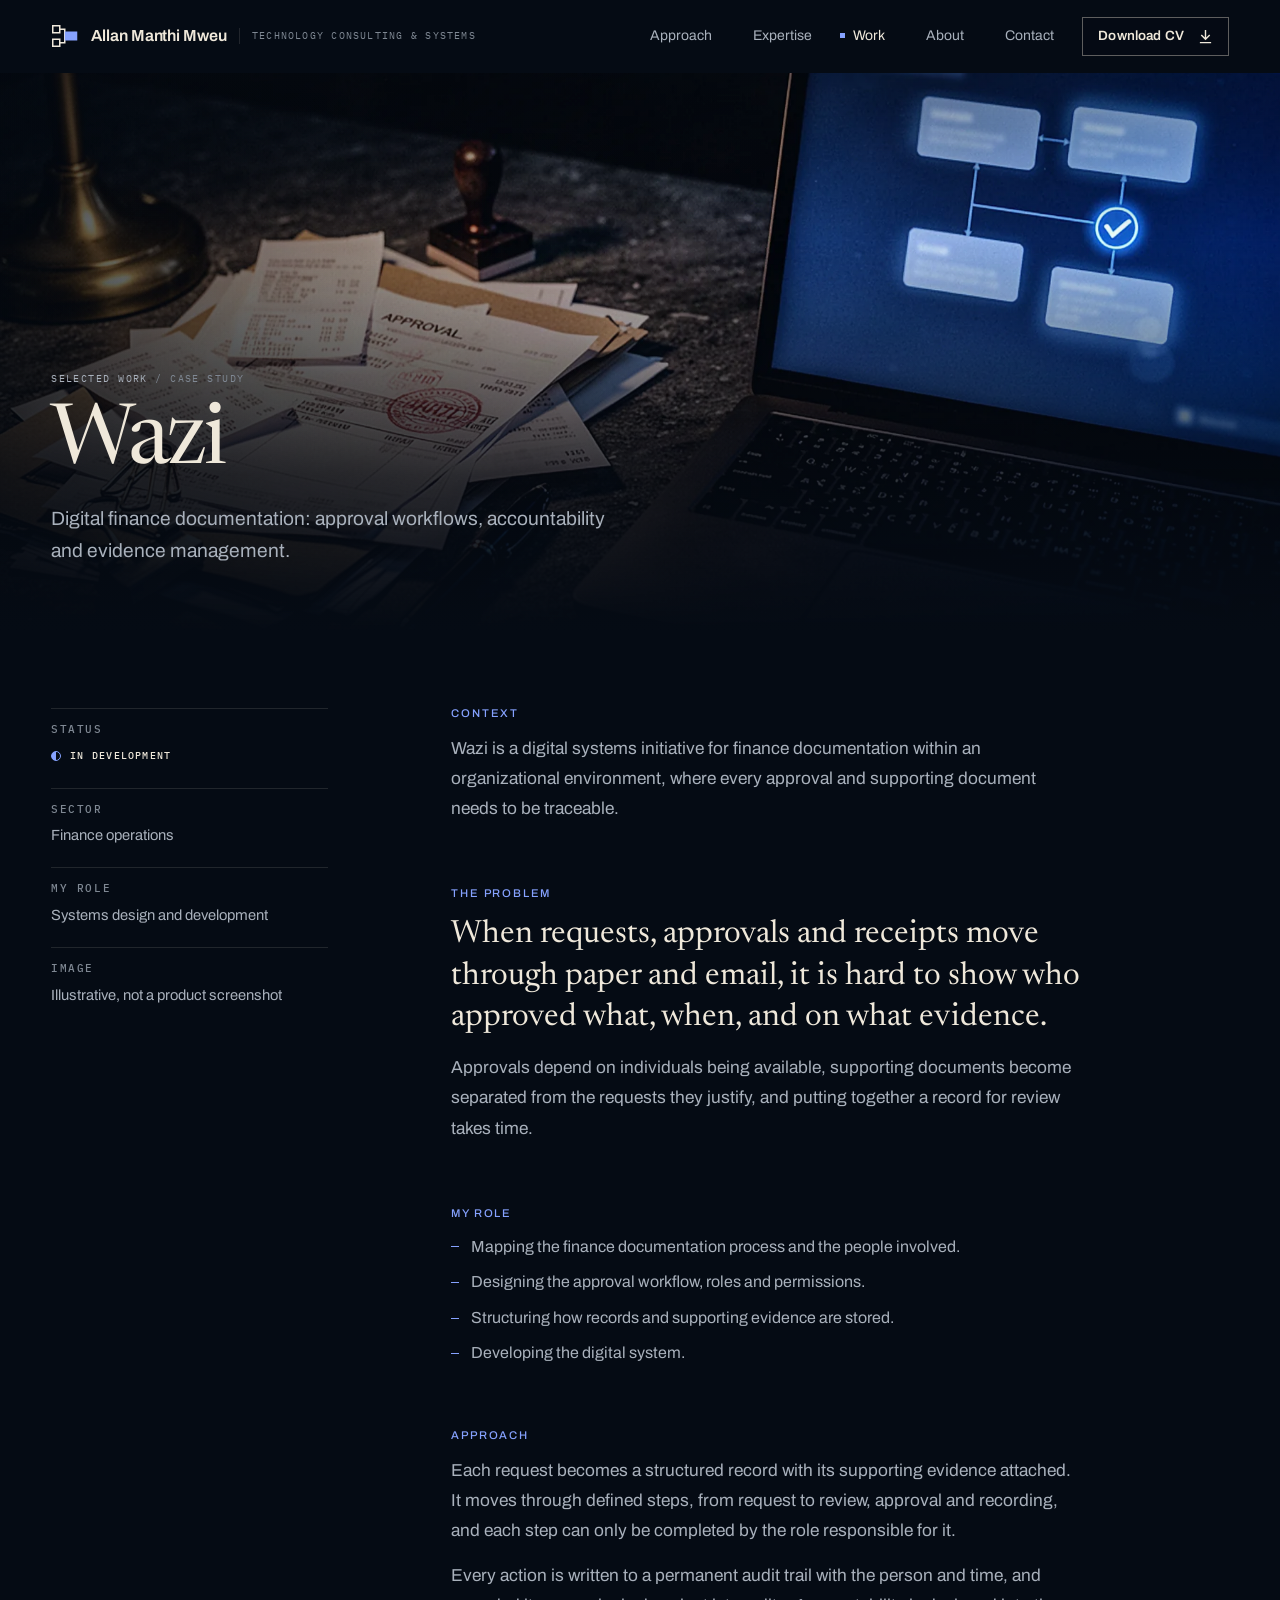
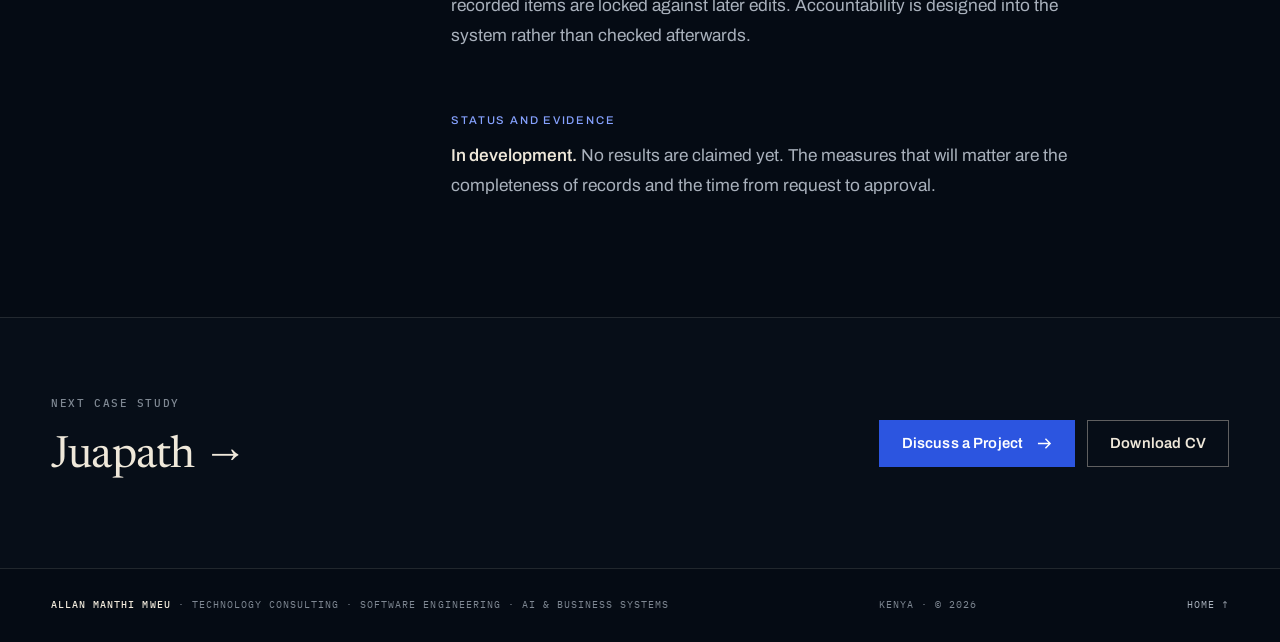
<file: work/wazi.html>
<!doctype html>
<html lang="en" data-base="../">
<head>
<meta charset="utf-8">
<meta name="viewport" content="width=device-width, initial-scale=1, viewport-fit=cover">
<title>Wazi · Allan Manthi Mweu</title>
<meta name="description" content="Case study: Wazi, a digital system for finance documentation, approval workflows, accountability and evidence management.">
<link rel="canonical" href="https://allanmanthi.vercel.app/work/wazi.html">
<meta property="og:type" content="article">
<meta property="og:title" content="Wazi · Allan Manthi Mweu">
<meta property="og:description" content="Case study: Wazi, a digital system for finance documentation, approval workflows, accountability and evidence management.">
<meta property="og:url" content="https://allanmanthi.vercel.app/work/wazi.html">
<meta property="og:image" content="https://allanmanthi.vercel.app/assets/og-image.jpg">
<meta name="twitter:card" content="summary_large_image">
<meta name="theme-color" content="#050b14">
<link rel="icon" href="data:image/svg+xml,%3Csvg xmlns='http://www.w3.org/2000/svg' viewBox='0 0 28 28'%3E%3Crect width='28' height='28' fill='%23050b14'/%3E%3Cpath d='M6 7h5v5H6zM6 16h5v5H6z' fill='none' stroke='%23efe8da' stroke-width='1.5'/%3E%3Cpath d='M11 9.5h3v9h-3' fill='none' stroke='%23efe8da' stroke-width='1.5'/%3E%3Crect x='14' y='11' width='9' height='6' fill='%2386a2ff'/%3E%3C/svg%3E">
<link rel="preconnect" href="https://fonts.googleapis.com">
<link rel="preconnect" href="https://fonts.gstatic.com" crossorigin>
<link rel="stylesheet" href="https://fonts.googleapis.com/css2?family=Archivo:wdth,wght@62..125,300..700&family=IBM+Plex+Mono:wght@400;500&family=Newsreader:ital,opsz,wght@0,6..72,300..600;1,6..72,300..500&display=swap">
<link rel="stylesheet" href="../css/styles.css">
<script>document.documentElement.classList.add('js');if(!matchMedia('(prefers-reduced-motion: reduce)').matches)document.documentElement.classList.add('motion');</script>
</head>
<body>
<a class="skip" href="#main">Skip to content</a>
<header class="site-header">
  <div class="wrap header-inner">
    <a class="brand" href="../index.html" aria-label="Allan Manthi Mweu, home">
      <svg viewBox="0 0 28 28" aria-hidden="true"><g class="m-a"><path d="M1.75 3.75h7v7h-7z" fill="none" stroke="#efe8da" stroke-width="1.5"/></g><g class="m-b"><path d="M1.75 17.25h7v7h-7z" fill="none" stroke="#efe8da" stroke-width="1.5"/></g><path d="M8.75 7.25h5v13.5h-5" fill="none" stroke="#efe8da" stroke-width="1.5"/><rect x="13.75" y="9.5" width="12.5" height="9" fill="#86a2ff"/></svg>
      <span class="brand-name">Allan Manthi Mweu</span>
      <span class="brand-role">Technology consulting &amp; systems</span>
    </a>
    <nav class="site-nav" id="site-nav" aria-label="Main">
      <ul>
        <li><a class="nav-link" href="../index.html#approach">Approach</a></li>
        <li><a class="nav-link" href="../index.html#expertise">Expertise</a></li>
        <li><a class="nav-link" href="../index.html#work" aria-current="true">Work</a></li>
        <li><a class="nav-link" href="../index.html#about">About</a></li>
        <li><a class="nav-link" href="../index.html#contact">Contact</a></li>
      </ul>
      <a class="btn btn-secondary btn-sm" href="../assets/Allan-Manthi-Mweu-CV.pdf" download="Allan-Manthi-Mweu-CV.pdf" data-cv>Download CV <svg viewBox="0 0 16 16" aria-hidden="true"><path d="M8 1v10M3.5 6.5 8 11l4.5-4.5M2 14.5h12" fill="none" stroke="currentColor" stroke-width="1.5"/></svg></a>
    </nav>
    <button class="menu-btn" type="button" aria-expanded="false" aria-controls="site-nav"><b>Menu</b><span aria-hidden="true"><i></i><i></i></span></button>
  </div>
</header>
<main id="main">

<section class="cs-hero" aria-labelledby="cs-title">
  <div class="act-media" data-parallax style="--focus:50% 50%">
    <img src="../assets/wazi-l.webp" srcset="../assets/wazi-s.webp 1000w, ../assets/wazi-l.webp 1800w" sizes="100vw" width="1800" height="1350" decoding="async" fetchpriority="high" alt="Paper receipts, invoices and a stamped approval form under a brass lamp beside a laptop showing a digital approval flow. Illustrative image.">
  </div>
  <div class="act-copy">
    <div class="wrap">
      <div class="act-text">
        <p class="crumb"><a href="../index.html#work">Selected work</a> / Case study</p>
        <h1 id="cs-title">Wazi</h1>
        <p class="act-lead">Digital finance documentation: approval workflows, accountability and evidence management.</p>
      </div>
    </div>
  </div>
</section>

<section class="cs-body">
  <div class="wrap">
    <div class="grid cs-grid">
      <dl class="cs-aside">
        <div><dt class="label">Status</dt><dd><span class="status s-dev">In development</span></dd></div>
        <div><dt class="label">Sector</dt><dd>Finance operations</dd></div><div><dt class="label">My role</dt><dd>Systems design and development</dd></div><div><dt class="label">Image</dt><dd>Illustrative, not a product screenshot</dd></div>
      </dl>
      <div class="cs-main">
        <section data-reveal>
          <h2>Context</h2>
          <p>Wazi is a digital systems initiative for finance documentation within an organizational environment, where every approval and supporting document needs to be traceable.</p>
        </section>
        <section data-reveal>
          <h2>The problem</h2>
          <p class="pull">When requests, approvals and receipts move through paper and email, it is hard to show who approved what, when, and on what evidence.</p><p>Approvals depend on individuals being available, supporting documents become separated from the requests they justify, and putting together a record for review takes time.</p>
        </section>
        <section data-reveal>
          <h2>My role</h2>
          <ul class="points"><li>Mapping the finance documentation process and the people involved.</li><li>Designing the approval workflow, roles and permissions.</li><li>Structuring how records and supporting evidence are stored.</li><li>Developing the digital system.</li></ul>
        </section>
        <section data-reveal>
          <h2>Approach</h2>
          <p>Each request becomes a structured record with its supporting evidence attached. It moves through defined steps, from request to review, approval and recording, and each step can only be completed by the role responsible for it.</p><p>Every action is written to a permanent audit trail with the person and time, and recorded items are locked against later edits. Accountability is designed into the system rather than checked afterwards.</p>
        </section>
        <section data-reveal>
          <h2>Status and evidence</h2>
          <p><strong>In development.</strong> No results are claimed yet. The measures that will matter are the completeness of records and the time from request to approval.</p>
        </section>
      </div>
    </div>
  </div>
</section>

<section class="cs-next" aria-label="Next">
  <div class="wrap">
    <a class="next" href="juapath.html"><span class="label">Next case study</span><b>Juapath →</b></a>
    <div class="act-actions" style="margin-top:0">
      <a class="btn btn-primary" href="../index.html#contact">Discuss a Project <svg viewBox="0 0 16 16" aria-hidden="true"><path d="M1 8h13M9 3l5 5-5 5" fill="none" stroke="currentColor" stroke-width="1.5"/></svg></a>
      <a class="btn btn-secondary" href="../assets/Allan-Manthi-Mweu-CV.pdf" download="Allan-Manthi-Mweu-CV.pdf" data-cv>Download CV</a>
    </div>
    <p class="cv-status" role="status" hidden style="flex-basis:100%"></p>
  </div>
</section>
</main>
<footer class="site-footer">
  <div class="wrap footer-inner">
    <span><strong>Allan Manthi Mweu</strong> · Technology consulting · Software engineering · AI &amp; business systems</span>
    <span>Kenya · © <span id="year">2026</span></span>
    <a href="../index.html">Home ↑</a>
  </div>
</footer>
<script src="../js/main.js" defer></script>
</body>
</html>
</file>
<file: css/styles.css>
/* ==========================================================================
   Allan Manthi Mweu — Business systems made visible
   Layout: an architectural drawing set on midnight sheets. A faint 12-column
   rule grid sits under every section; labels live in columns 1–3, content in
   4–12. Tone steps (night → navy → slate → graphite) separate the story stages.
   ========================================================================== */
:root{
  --night:#050b14;      /* hero, contact: matches the scene's own black */
  --navy:#0a1320;
  --slate:#0d1724;
  --graphite:#121a25;
  --ivory:#efe8da;      /* primary text */
  --ivory-2:#a9b1bc;    /* secondary text, cool gray */
  --ivory-3:#7f8893;    /* labels */
  --cobalt:#2c55e0;
  --cobalt-hi:#3d66f2;
  --cobalt-lit:#86a2ff; /* accent on dark */
  --silver:#c9d2dd;
  --warm:#f3e6cf;       /* controlled warm-white light */
  --rule:rgba(239,232,218,.12);
  --rule-2:rgba(239,232,218,.2);
  --grid-line:rgba(239,232,218,.04);

  --f-serif:"Newsreader",Georgia,"Times New Roman",serif;
  --f-sans:"Archivo","Helvetica Neue",Arial,system-ui,sans-serif;
  --f-mono:"IBM Plex Mono",ui-monospace,SFMono-Regular,Menlo,Consolas,monospace;

  --t-h1:clamp(2.55rem,1.3rem + 3.5vw,4.6rem);
  --t-h2:clamp(2.1rem,1.3rem + 2.5vw,3.5rem);
  --t-h3:clamp(1.22rem,1.08rem + .45vw,1.5rem);
  --t-lead:clamp(1.04rem,.98rem + .28vw,1.2rem);
  --t-label:.7rem;

  --maxw:1360px;
  --gutter:clamp(16px,4vw,56px);
  --gap:clamp(16px,1.8vw,28px);
  --pad:clamp(80px,9vw,140px);
  --ease:cubic-bezier(.2,.7,.2,1);
  --ease-io:cubic-bezier(.65,0,.35,1);
  --header-h:72px;
  color-scheme:dark;
}
*,*::before,*::after{box-sizing:border-box}
html{scroll-behavior:smooth;-webkit-text-size-adjust:100%;scroll-padding-top:calc(var(--header-h) + 12px)}
body{margin:0;background:var(--night);color:var(--ivory);font-family:var(--f-sans);font-size:1rem;line-height:1.6;-webkit-font-smoothing:antialiased;text-rendering:optimizeLegibility;overflow-x:hidden}
body::before{content:"";position:fixed;inset:0 0 auto;height:env(safe-area-inset-top,0px);z-index:60;background:var(--night)}
img,svg{max-width:100%;display:block}
a{color:inherit}
h1,h2,h3,h4,p,ul,ol,dl,dd,figure{margin:0}
ul,ol{padding:0;list-style:none}
button{font:inherit;color:inherit}
::selection{background:rgba(134,162,255,.32)}
:focus-visible{outline:2px solid var(--cobalt-lit);outline-offset:3px}
[hidden]{display:none!important}
.sr-only{position:absolute!important;width:1px;height:1px;padding:0;margin:-1px;overflow:hidden;clip:rect(0,0,0,0);white-space:nowrap;border:0}
.skip{position:absolute;left:16px;top:-80px;z-index:100;background:var(--ivory);color:var(--night);padding:10px 14px;font-weight:600;text-decoration:none}
.skip:focus{top:calc(12px + env(safe-area-inset-top,0px))}

.wrap{position:relative;max-width:var(--maxw);margin-inline:auto;padding-left:max(var(--gutter),env(safe-area-inset-left,0px));padding-right:max(var(--gutter),env(safe-area-inset-right,0px))}
.grid{display:grid;grid-template-columns:repeat(12,minmax(0,1fr));column-gap:var(--gap)}

/* ---------- type ---------- */
.label{font-family:var(--f-mono);font-size:var(--t-label);font-weight:500;letter-spacing:.14em;text-transform:uppercase;color:var(--ivory-3)}
.kicker{display:inline-flex;align-items:center;gap:10px;font-family:var(--f-mono);font-size:var(--t-label);font-weight:500;letter-spacing:.16em;text-transform:uppercase;color:var(--ivory-3)}
.kicker::before{content:"";width:8px;height:8px;border:1px solid var(--cobalt-lit);flex:none}
.kicker b{font-weight:500;color:var(--ivory-2)}
h1,h2{font-family:var(--f-serif);font-weight:400;letter-spacing:-.02em;color:var(--ivory);text-wrap:balance}
h2{font-size:var(--t-h2);line-height:1.06}
h1 em,h2 em{font-style:italic;color:var(--cobalt-lit)}
h3{font-family:var(--f-sans);font-weight:580;letter-spacing:-.012em;line-height:1.22;font-stretch:96%;color:var(--ivory)}
.link{color:var(--ivory);text-decoration:none;background:linear-gradient(currentColor,currentColor) 0 100%/0 1px no-repeat,linear-gradient(var(--rule-2),var(--rule-2)) 0 100%/100% 1px no-repeat;padding-bottom:2px;transition:background-size .35s var(--ease)}
.link:hover,.link:focus-visible{background-size:100% 1px,100% 1px}

/* ---------- buttons ---------- */
.btn{--mx:50%;--my:50%;position:relative;isolation:isolate;overflow:hidden;display:inline-flex;align-items:center;gap:14px;padding:15px 22px;font-family:var(--f-sans);font-size:.92rem;font-weight:600;letter-spacing:.01em;line-height:1;text-decoration:none;border:1px solid transparent;cursor:pointer;transition:background-color .25s,border-color .25s,color .25s,transform .12s,box-shadow .25s}
.btn::before{content:"";position:absolute;inset:0;z-index:-1;background:radial-gradient(120px circle at var(--mx) var(--my),rgba(255,255,255,.22),transparent 70%);opacity:0;transition:opacity .3s}
.btn:hover::before{opacity:1}
.btn svg{width:15px;height:15px;flex:none;transition:transform .3s var(--ease)}
.btn:hover svg{transform:translateX(3px)}
.btn:active{transform:translateY(1px)}
.btn:disabled,.btn[aria-disabled="true"]{opacity:.45;cursor:not-allowed;transform:none}
.btn-primary{background:var(--cobalt);color:#fff;box-shadow:0 0 0 0 rgba(61,102,242,0)}
.btn-primary:hover{background:var(--cobalt-hi);box-shadow:0 8px 28px -10px rgba(61,102,242,.65)}
.btn-primary:active{background:#2449c6}
.btn-secondary{border-color:rgba(239,232,218,.38);color:var(--ivory);background:rgba(5,11,20,.2)}
.btn-secondary::before{background:radial-gradient(120px circle at var(--mx) var(--my),rgba(134,162,255,.18),transparent 70%)}
.btn-secondary:hover{border-color:var(--ivory)}
.btn-secondary:active{background:rgba(239,232,218,.06)}
.btn-sm{padding:11px 15px;font-size:.84rem}

/* ==========================================================================
   Header
   ========================================================================== */
.site-header{position:sticky;top:env(safe-area-inset-top,0px);z-index:50;border-bottom:1px solid transparent;transition:background-color .35s,border-color .35s}
.site-header.is-scrolled,.site-header.is-open{background:rgba(5,11,20,.86);-webkit-backdrop-filter:blur(14px) saturate(120%);backdrop-filter:blur(14px) saturate(120%);border-bottom-color:var(--rule)}
.header-inner{display:flex;align-items:center;justify-content:space-between;gap:24px;height:var(--header-h)}
.brand{display:flex;align-items:center;gap:12px;text-decoration:none;min-width:0}
.brand svg{width:28px;height:28px;flex:none}
.brand svg .m-a,.brand svg .m-b{transition:transform .5s var(--ease)}
.brand:hover svg .m-a{transform:translate(2px,2px)}
.brand:hover svg .m-b{transform:translate(2px,-2px)}
.brand-name{font-weight:620;font-size:1rem;letter-spacing:-.005em;white-space:nowrap}
.brand-role{font-family:var(--f-mono);font-size:.64rem;letter-spacing:.12em;text-transform:uppercase;color:var(--ivory-3);padding-left:12px;border-left:1px solid var(--rule);white-space:nowrap}
.site-nav{display:flex;align-items:center;gap:clamp(18px,2.2vw,34px)}
.site-nav ul{display:flex;gap:clamp(18px,2.2vw,34px)}
.nav-link{position:relative;font-size:.875rem;color:var(--ivory-2);text-decoration:none;padding:8px 0;transition:color .25s;display:inline-flex;align-items:center;gap:8px}
.nav-link::before{content:"";width:5px;height:5px;background:var(--cobalt-lit);transform:scale(0);transition:transform .3s var(--ease)}
.nav-link::after{content:"";position:absolute;left:13px;right:0;bottom:2px;height:1px;background:var(--ivory-2);transform:scaleX(0);transform-origin:right;transition:transform .35s var(--ease)}
.nav-link:hover{color:var(--ivory)}
.nav-link:hover::after{transform:scaleX(1);transform-origin:left}
.nav-link[aria-current="true"]{color:var(--ivory)}
.nav-link[aria-current="true"]::before{transform:scale(1)}
.menu-btn{display:none;align-items:center;gap:10px;background:none;border:1px solid var(--rule-2);color:var(--ivory);font:500 .7rem/1 var(--f-mono);letter-spacing:.14em;text-transform:uppercase;padding:11px 12px;cursor:pointer}
.menu-btn span{display:grid;gap:4px}
.menu-btn span i{display:block;width:16px;height:1px;background:currentColor;transition:transform .25s}
.site-header.is-open .menu-btn span i:first-child{transform:translateY(2.5px) rotate(45deg)}
.site-header.is-open .menu-btn span i:last-child{transform:translateY(-2.5px) rotate(-45deg)}

/* ==========================================================================
   Hero — layered scene
   ========================================================================== */
.hero{--px:0;--py:0;--boost:0;--bboost:0;position:relative;isolation:isolate;overflow:hidden;background:var(--night);min-height:max(640px,min(calc(100svh - var(--header-h)),940px));display:flex;flex-direction:column}
/* atmosphere: physical light, not a flat gradient */
.atmos{position:absolute;inset:-10%;z-index:-2;pointer-events:none;background:
  radial-gradient(42% 46% at 86% 4%,rgba(243,230,207,.10),transparent 70%),
  radial-gradient(50% 42% at 62% 82%,rgba(44,85,224,.09),transparent 72%),
  radial-gradient(60% 60% at 18% 40%,rgba(18,30,48,.9),transparent 75%),
  linear-gradient(180deg,#060d18 0%,#050b14 55%,#04090f 100%)}
.atmos .haze{position:absolute;border-radius:50%;will-change:transform}
.atmos .haze-1{width:60%;height:70%;left:42%;top:-12%;background:radial-gradient(closest-side,rgba(243,230,207,.06),transparent);animation:drift-a 38s ease-in-out infinite alternate}
.atmos .haze-2{width:55%;height:60%;left:20%;top:45%;background:radial-gradient(closest-side,rgba(60,96,220,.07),transparent);animation:drift-b 44s ease-in-out infinite alternate}
.atmos .beam{position:absolute;right:2%;top:-20%;width:38%;height:120%;background:linear-gradient(200deg,rgba(243,230,207,.07) 0%,rgba(243,230,207,.025) 35%,transparent 60%);transform:skewX(-18deg);animation:beam 14s ease-in-out infinite}
.grain{position:absolute;inset:0;z-index:4;pointer-events:none;background:url(../assets/grain.png) repeat;background-size:128px;opacity:.05;mix-blend-mode:overlay}
@keyframes drift-a{to{transform:translate3d(-8%,6%,0) scale(1.08)}}
@keyframes drift-b{to{transform:translate3d(10%,-6%,0) scale(.94)}}
@keyframes beam{0%,100%{opacity:.75}50%{opacity:1}}

.hero-body{position:relative;flex:1;display:flex;align-items:center;z-index:3;padding-block:clamp(40px,6vw,72px) 72px}
.hero-body>.wrap{width:100%}
.hero-copy{grid-column:1/7;max-width:620px}
.eyebrow{font-family:var(--f-mono);font-size:.7rem;font-weight:500;letter-spacing:.16em;text-transform:uppercase;color:var(--ivory-2);display:flex;align-items:center;gap:12px}
.eyebrow::before{content:"";width:28px;height:1px;background:var(--cobalt-lit)}
.hero h1{font-size:var(--t-h1);line-height:1.02;letter-spacing:-.025em;margin:26px 0 26px;text-wrap:balance}
.hero h1 .g{display:inline-block}
.hero .lead{font-size:var(--t-lead);line-height:1.65;color:var(--ivory-2);max-width:28em}
.hero-actions{display:flex;flex-wrap:wrap;gap:12px;margin-top:34px}
.focus-line{display:flex;align-items:center;flex-wrap:wrap;gap:6px 12px;margin-top:34px;font-family:var(--f-mono);font-size:.68rem;letter-spacing:.12em;text-transform:uppercase;color:var(--ivory-3)}
.focus-line .dot{position:relative;width:7px;height:7px;border-radius:50%;background:var(--cobalt-lit)}
.focus-line .dot::after{content:"";position:absolute;inset:-4px;border-radius:50%;border:1px solid var(--cobalt-lit);opacity:0}
.focus-line span+span::before{content:"·";margin-right:12px;color:var(--ivory-3)}
@media (max-width:640px){.focus-line{gap:6px 14px}.focus-line span+span::before{content:none}}

/* scene: the original artwork split into depth bands */
.scene-wrap{position:absolute;z-index:1;right:0;top:calc(50% - 30px);width:min(64vw,1320px);aspect-ratio:1672/941;transform:translateY(-50%);pointer-events:none}
.scene{position:absolute;inset:0;perspective:1400px;--img:url(../assets/scene-1672.webp);
  -webkit-mask-image:linear-gradient(to right,transparent 0,#000 27%),linear-gradient(to bottom,transparent 0,#000 9%,#000 85%,transparent 100%);-webkit-mask-composite:source-in;
  mask-image:linear-gradient(to right,transparent 0,#000 27%),linear-gradient(to bottom,transparent 0,#000 9%,#000 85%,transparent 100%);mask-composite:intersect;
  transition:opacity 1.4s ease}
.js .scene{opacity:0}
.js .scene.is-loaded{opacity:1}
.lyr{position:absolute;inset:0;will-change:transform}
.lyr i{position:absolute;inset:0;background:var(--img) center/100% 100% no-repeat}
.lyr-a i{-webkit-mask-image:linear-gradient(to right,#000 28.7%,transparent 35.3%);mask-image:linear-gradient(to right,#000 28.7%,transparent 35.3%)}
.lyr-b{transform-origin:53% 51%}
.lyr-b i{-webkit-mask-image:linear-gradient(to right,transparent 28.7%,#000 35.3%,#000 64.9%,transparent 67.3%);mask-image:linear-gradient(to right,transparent 28.7%,#000 35.3%,#000 64.9%,transparent 67.3%)}
.fx{position:absolute;pointer-events:none}
/* processing core: internal illumination that responds to arriving data */
.fx-core{left:41%;top:33%;width:24%;height:36%;background:radial-gradient(closest-side,rgba(165,190,255,.55),rgba(60,100,235,.28) 45%,transparent 78%);mix-blend-mode:screen;opacity:calc(.22 + var(--boost) * .55)}
.fx-core-inner{left:49%;top:42.5%;width:8.4%;height:17%;background:radial-gradient(closest-side,rgba(220,232,255,.5),transparent 80%);mix-blend-mode:screen;opacity:calc(.12 + var(--boost) * .7);animation:core-breathe 5.3s ease-in-out infinite}
.fx-scan{left:49%;top:42.5%;width:8.4%;height:17%;overflow:hidden;mix-blend-mode:screen;opacity:.55}
.fx-scan::before{content:"";position:absolute;inset:0;background:linear-gradient(to bottom,transparent 47%,rgba(190,210,255,.85) 50%,transparent 53%);transform:translateY(-55%);animation:scan 3.4s var(--ease-io) infinite}
/* glass: reflection that follows the pointer */
.fx-glass{left:35%;top:20%;width:31%;height:57%;background:linear-gradient(100deg,transparent 30%,rgba(255,255,255,.10) 45%,rgba(255,255,255,.06) 52%,transparent 66%) no-repeat;background-size:220% 100%;background-position:calc(50% + var(--px) * 40%) 0;mix-blend-mode:overlay;opacity:.9}
/* integrated architecture: steady module light, slow reflections */
.fx-band{left:68.8%;top:42.6%;width:24.5%;height:3.6%;background:linear-gradient(90deg,transparent,rgba(120,160,255,.75) 30%,rgba(150,185,255,.85) 60%,transparent);mix-blend-mode:screen;opacity:calc(.12 + var(--bboost) * .55);filter:none}
.fx-servers{left:69.5%;top:47.5%;width:23.5%;height:8%;background:linear-gradient(90deg,transparent 0,rgba(120,160,255,.35) 10%,transparent 20%) no-repeat;background-size:300% 100%;mix-blend-mode:screen;animation:servers 7.5s linear infinite;opacity:.8}
.fx-ring{left:64%;top:63.5%;width:36%;height:11%;background:radial-gradient(50% 50% at 50% 50%,transparent 62%,rgba(110,150,255,.55) 72%,transparent 82%);mix-blend-mode:screen;opacity:calc(.1 + var(--bboost) * .5)}
.fx-sweep{left:66.4%;top:13.8%;width:30%;height:63%;background:linear-gradient(100deg,transparent 40%,rgba(255,255,255,.28) 50%,transparent 60%) no-repeat;background-size:260% 100%;background-position:120% 0;mix-blend-mode:overlay;animation:sweep 11s var(--ease-io) infinite 2.5s}
.fx-mist{left:0;right:0;bottom:4%;height:26%;background:radial-gradient(60% 60% at 50% 100%,rgba(200,215,240,.06),transparent 70%);animation:mist 18s ease-in-out infinite alternate}
.fx-light{inset:0;background:radial-gradient(300px circle at calc(50% + var(--px) * 45%) calc(45% + var(--py) * 40%),rgba(170,195,255,.10),transparent 70%);mix-blend-mode:screen;opacity:0;transition:opacity .6s}
.hero.has-pointer .fx-light{opacity:1}
.scene canvas{position:absolute;inset:0;width:100%;height:100%}
@keyframes core-breathe{0%,100%{transform:scale(1)}40%{transform:scale(1.08)}70%{transform:scale(.96)}}
@keyframes scan{0%{transform:translateY(-55%);opacity:0}15%{opacity:1}85%{opacity:1}100%{transform:translateY(55%);opacity:0}}
@keyframes servers{from{background-position:110% 0}to{background-position:-10% 0}}
@keyframes sweep{0%{background-position:120% 0}45%,100%{background-position:-20% 0}}
@keyframes mist{from{transform:translateX(-3%)}to{transform:translateX(3%)}}

/* labels: HTML annotations tied to depth layers */
.scene-labels{position:absolute;inset:0;pointer-events:none}
.scene-labels .lyr{will-change:transform}
.tag{position:absolute;left:var(--x);top:var(--y);--len:var(--l,44px)}
.tag i{position:absolute;left:0;top:0;width:9px;height:9px;border-radius:50%;background:var(--cobalt-lit);transform:translate(-50%,-50%);box-shadow:0 0 0 4px rgba(134,162,255,.16)}
.tag::before{content:"";position:absolute;left:0;width:1px;height:var(--len);background:linear-gradient(var(--dir,to top),var(--cobalt-lit),rgba(134,162,255,.12))}
.tag.up::before{bottom:0;transform-origin:bottom}
.tag.down::before{top:0;transform-origin:top;--dir:to bottom}
.tag b{position:absolute;white-space:nowrap;font:500 .66rem/1 var(--f-mono);letter-spacing:.13em;text-transform:uppercase;color:var(--ivory);background:rgba(5,11,20,.8);border:1px solid var(--rule-2);padding:7px 9px}
.tag b small{display:block;margin-top:5px;font-size:.58rem;letter-spacing:.1em;color:var(--ivory-3)}
.tag.up b{bottom:var(--len);left:-1px}
.tag.down b{top:var(--len);left:-1px}
.tag.to-left b{left:auto;right:-1px}
.t-in{--x:23%;--y:66%;--l:56px}
.t-core{--x:53%;--y:41%;--l:96px}
.t-out{--x:80%;--y:30%;--l:96px}

.hero-foot{position:relative;z-index:3;border-top:1px solid var(--rule)}
.hero-foot .wrap{display:flex;justify-content:space-between;align-items:center;gap:16px;padding-block:18px 22px}
.scroll-cue{display:inline-flex;align-items:center;gap:14px;font-family:var(--f-mono);font-size:.66rem;letter-spacing:.14em;text-transform:uppercase;color:var(--ivory-3);text-decoration:none;transition:color .25s}
.scroll-cue:hover{color:var(--ivory)}
.scroll-cue .track{position:relative;width:1px;height:28px;background:var(--rule-2);overflow:hidden}
.scroll-cue .track::after{content:"";position:absolute;left:0;top:-40%;width:1px;height:40%;background:var(--cobalt-lit);animation:cue 2.4s var(--ease-io) infinite}
.fig-cap{font-family:var(--f-mono);font-size:.66rem;letter-spacing:.12em;text-transform:uppercase;color:var(--ivory-3)}
@keyframes cue{to{top:110%}}

/* entrance: eyebrow, headline groups, text, actions */
@media (prefers-reduced-motion:no-preference){
  .rise{animation:rise .8s var(--ease) both;animation-delay:calc(var(--i,0) * 80ms + 40ms)}
  .tag{animation:fade .6s ease both;animation-delay:calc(1100ms + var(--i,0) * 380ms)}
  .tag::before{animation:grow .7s var(--ease) both;animation-delay:calc(1100ms + var(--i,0) * 380ms)}
  .focus-line .dot::after{animation:ping 2.8s ease-out infinite 2s}
}
@keyframes rise{from{opacity:0;transform:translateY(16px)}}
@keyframes fade{from{opacity:0}}
@keyframes grow{from{transform:scaleY(0)}}
@keyframes ping{0%{opacity:.8;transform:scale(.6)}80%,100%{opacity:0;transform:scale(1.8)}}

@media (min-width:1600px){ .scene-wrap{width:min(58vw,1320px)} }
@media (max-width:1099px){
  .hero{min-height:0}
  .hero-body{padding-block:clamp(40px,8vw,72px) 8px;display:block}
  .hero-copy{grid-column:1/-1;max-width:680px}
  .hero-body{order:1}
  .scene-wrap{order:2;position:relative;top:auto;transform:none;width:100%;margin:20px 0 0;z-index:1}
  .hero-foot{order:3}
  .scene{-webkit-mask-image:linear-gradient(to bottom,transparent 0,#000 10%,#000 84%,transparent 100%);mask-image:linear-gradient(to bottom,transparent 0,#000 10%,#000 84%,transparent 100%)}
}
@media (max-width:899px){ .scene{--img:url(../assets/scene-1100.webp)} }
@media (max-width:640px){
  .tag b{font-size:.54rem;padding:5px 6px;letter-spacing:.1em}
  .tag b small{display:none}
  .t-in{--x:8%;--y:62%;--l:22px}
  .t-core{--x:50%;--y:40%;--l:26px}
  .t-out{--x:84%;--y:76%;--l:22px}
  .t-out.up::before{bottom:auto;top:0;transform-origin:top}
  .t-out.up b{bottom:auto;top:var(--len)}
  .fig-cap{display:none}
}


/* ==========================================================================
   The story: Complexity → Understanding → System → Implementation →
   Evidence → Conversation. One environment, lit differently in each act.
   ========================================================================== */
:root{--amber:#d39a5f;--navy-2:#0b1522;--act2:#050c16;--act3:#050c16;--act4:#050c16;--act5:#050c16}

/* story progress rail (wide screens only) */
.act-rail{position:fixed;left:max(22px,env(safe-area-inset-left,0px));top:50%;transform:translateY(-50%);z-index:40;display:none}
.act-rail ol{display:grid;gap:12px}
.act-rail a{display:flex;align-items:center;gap:10px;padding:3px 0;font:500 .6rem/1 var(--f-mono);letter-spacing:.14em;color:var(--ivory-3);text-decoration:none;transition:color .35s}
.act-rail a i{width:12px;height:1px;background:var(--rule-2);transition:width .45s var(--ease),background-color .45s}
.act-rail a:hover{color:var(--ivory)}
.act-rail a[aria-current="true"]{color:var(--ivory)}
.act-rail a[aria-current="true"] i{width:26px;background:var(--cobalt-lit)}
@media (min-width:1440px){.act-rail{display:block}}

/* shared act typography */
.act-no{display:flex;align-items:center;gap:12px;font-family:var(--f-mono);font-size:.68rem;font-weight:500;letter-spacing:.18em;text-transform:uppercase;color:var(--cobalt-lit)}
.act-no::before{content:"";width:28px;height:1px;background:currentColor;opacity:.8}
.act h2,.evidence h2,.about h2{font-size:var(--t-h2);line-height:1.04;margin:20px 0 18px;max-width:15em}
.act-lead{font-size:var(--t-lead);line-height:1.68;color:var(--ivory-2);max-width:30em}
.act-actions{display:flex;flex-wrap:wrap;gap:12px;margin-top:32px}

/* ---------- full-bleed acts ---------- */
.act{--bg:var(--act2);position:relative;background:var(--bg)}
.act-media{position:relative;overflow:hidden;height:clamp(560px,56.25vw,1000px);isolation:isolate}
.act-media picture,.act-media>img{position:absolute;inset:0}
.act-media img{position:absolute;left:0;top:-7%;width:100%;height:114%;object-fit:cover;object-position:var(--focus,60% 50%);transform:translate3d(0,calc(var(--p,0) * -4.5%),0);will-change:transform}
.act-media::after{content:"";position:absolute;inset:0;z-index:1;pointer-events:none;background:
  linear-gradient(to bottom,var(--bg) 0%,transparent 18%,transparent 74%,var(--bg) 100%),
  linear-gradient(90deg,rgba(4,9,16,.95) 0%,rgba(4,9,16,.82) 28%,rgba(4,9,16,.3) 52%,transparent 70%)}
.act-light{position:absolute;inset:0;z-index:1;pointer-events:none;background:radial-gradient(38% 48% at var(--lx,70%) var(--ly,50%),var(--lc,rgba(243,210,160,.22)),transparent 72%);mix-blend-mode:screen;opacity:calc(.25 + var(--c,0) * .75)}
.act-copy{position:absolute;inset:0;z-index:2;display:flex;align-items:center;pointer-events:none}
.act-copy .wrap{width:100%}
.act-copy .act-text{max-width:min(560px,44vw);pointer-events:auto}
.act--low .act-copy{align-items:flex-end;padding-bottom:clamp(64px,8vw,120px)}
.act--low .act-media::after{background:
  linear-gradient(to bottom,var(--bg) 0%,transparent 16%,transparent 46%,rgba(4,9,16,.86) 82%,var(--bg) 100%),
  linear-gradient(90deg,rgba(4,9,16,.78) 0%,rgba(4,9,16,.3) 40%,transparent 62%)}

.act-understanding{--bg:var(--act2);--focus:0% 50%;--lx:76%;--ly:44%;--lc:rgba(243,205,150,.20)}
.act-impl{--bg:var(--act4);--focus:62% 50%;--lx:74%;--ly:42%;--lc:rgba(243,200,140,.16)}
.act-conv{--bg:var(--act2);--focus:0% 50%;--lx:58%;--ly:34%;--lc:rgba(243,190,120,.22)}

/* ---------- Act III: one composition, four connected capabilities ---------- */
.act-system{--bg:var(--act3);--focus:50% 50%;--lx:72%;--ly:46%;--lc:rgba(120,150,255,.18)}
.act-head{padding-block:clamp(88px,10vw,150px) clamp(8px,2vw,24px);position:relative;z-index:2}
.act-head .act-lead{max-width:34em}
.sys-media{position:relative;overflow:hidden;isolation:isolate}
.sys-stage{position:relative;width:100%;aspect-ratio:2048/1152}
.sys-stage img{position:absolute;inset:0;width:100%;height:100%;object-fit:cover}
.sys-media::after{content:"";position:absolute;inset:0;z-index:1;pointer-events:none;background:
  linear-gradient(to bottom,var(--bg) 0%,transparent 14%,transparent 82%,var(--bg) 100%),
  linear-gradient(90deg,rgba(4,9,16,.9) 0%,rgba(4,9,16,.55) 30%,transparent 50%)}
.levels-desk{position:absolute;inset:0;z-index:2;pointer-events:none}
.levels-desk .lv{position:absolute;top:var(--y);left:calc(max(0px,(100% - var(--maxw)) / 2) + max(var(--gutter),env(safe-area-inset-left,0px)));right:calc(100% - var(--x));transform:translateY(-50%);display:grid;grid-template-columns:34px minmax(0,300px) minmax(24px,1fr);align-items:center;gap:0 14px;pointer-events:auto}
.lv-n{font-family:var(--f-mono);font-size:.7rem;font-weight:500;letter-spacing:.1em;color:var(--cobalt-lit);align-self:start;padding-top:4px}
.lv h3{font-size:1.06rem;margin-bottom:5px}
.lv p{font-size:.9rem;line-height:1.5;color:var(--ivory-2)}
.lv-line{position:relative;height:1px;background:linear-gradient(90deg,rgba(134,162,255,.22),rgba(150,178,255,.95));transform-origin:right}
.lv-line::after{content:"";position:absolute;right:-4px;top:-4px;width:9px;height:9px;border-radius:50%;background:var(--cobalt-lit);box-shadow:0 0 0 4px rgba(134,162,255,.16),0 0 14px rgba(134,162,255,.5)}
.lv-mark{display:none}
.levels-list{display:none}
.levels-mobile .lv{display:grid;grid-template-columns:34px 1fr;gap:0 14px;padding:18px 0;border-top:1px solid var(--rule)}
.levels-mobile .lv:last-child{border-bottom:1px solid var(--rule)}
.sys-note{position:relative;z-index:2;padding-block:12px clamp(72px,8vw,110px)}
.sys-note p{font-size:.92rem;color:var(--ivory-3);max-width:44em}
.sys-note a{color:var(--ivory-2)}

/* ---------- Act V: evidence ---------- */
.evidence{position:relative;background:radial-gradient(55% 35% at 85% 6%,rgba(44,85,224,.07),transparent 70%),radial-gradient(45% 30% at 10% 60%,rgba(211,154,95,.04),transparent 70%),var(--act5)}
.evidence>.wrap{padding-block:clamp(96px,11vw,160px) clamp(80px,9vw,130px)}
.ev-head{max-width:46rem;margin-bottom:clamp(56px,7vw,100px)}
.case{display:grid;grid-template-columns:repeat(12,minmax(0,1fr));column-gap:var(--gap);align-items:center}
.case+.case{margin-top:clamp(110px,13vw,190px)}
.case-img{position:relative;grid-row:1;overflow:hidden;aspect-ratio:16/11;margin:0;background:#081019}
.case-img img{position:absolute;left:0;top:-6%;width:100%;height:112%;object-fit:cover;transform:translate3d(0,calc(var(--p,0) * -4%),0);will-change:transform}
.case-img::after{content:"";position:absolute;inset:0;background:linear-gradient(180deg,transparent 55%,rgba(4,9,16,.55) 100%);pointer-events:none}
.case-img figcaption{position:absolute;left:16px;bottom:14px;z-index:1;font-family:var(--f-mono);font-size:.6rem;letter-spacing:.14em;text-transform:uppercase;color:rgba(239,232,218,.7)}
.case-body{grid-row:1;position:relative;z-index:2;min-width:0}
.case-a .case-img{grid-column:1/9}
.case-a .case-body{grid-column:8/13;align-self:end;margin-bottom:-56px;background:var(--navy-2);border:1px solid var(--rule);padding:clamp(26px,3vw,42px)}
.case-b .case-img{grid-column:5/13}
.case-b .case-body{grid-column:1/5;padding-right:12px}
.case-meta{display:flex;flex-wrap:wrap;align-items:center;gap:10px 18px}
.case-body h3{font-family:var(--f-serif);font-weight:400;font-size:clamp(2.3rem,1.6rem + 2.2vw,3.6rem);letter-spacing:-.025em;line-height:1;margin:18px 0 16px}
.case-problem{font-size:1.06rem;line-height:1.6;color:var(--ivory)}
.case-dl{display:grid;gap:14px;margin-top:22px;padding-top:20px;border-top:1px solid var(--rule)}
.case-dl dt{margin-bottom:5px}
.case-dl dd{font-size:.93rem;line-height:1.6;color:var(--ivory-2)}
.case-link{display:inline-flex;align-items:center;gap:12px;margin-top:26px;font-weight:600;font-size:.92rem;color:var(--ivory);text-decoration:none}
.case-link span{background:linear-gradient(currentColor,currentColor) 0 100%/0 1px no-repeat;padding-bottom:3px;transition:background-size .35s var(--ease)}
.case-link svg{width:16px;height:16px;transition:transform .3s var(--ease)}
.case-link:hover span,.case-link:focus-visible span{background-size:100% 1px}
.case-link:hover svg{transform:translateX(4px)}
.status{display:inline-flex;align-items:center;gap:9px;font-family:var(--f-mono);font-size:.64rem;font-weight:500;letter-spacing:.12em;text-transform:uppercase;color:var(--ivory);white-space:nowrap}
.status::before{content:"";width:10px;height:10px;border-radius:50%;flex:none;border:1.5px solid var(--cobalt-lit)}
.s-ongoing::before{background:var(--cobalt-lit)}
.s-dev::before{background:linear-gradient(90deg,var(--cobalt-lit) 50%,transparent 50%)}
.s-concept::before{background:transparent}
.s-advisory::before{border-style:dashed;border-color:var(--ivory-2)}
.also{margin-top:clamp(110px,12vw,170px);display:grid;grid-template-columns:repeat(12,minmax(0,1fr));column-gap:var(--gap);row-gap:22px;align-items:start}
.also-head{grid-column:1/5}
.also-head p:not(.label){margin-top:12px;font-size:.94rem;color:var(--ivory-2);max-width:22em}
.also ul{grid-column:5/13;border-top:1px solid var(--rule)}
.also li{display:grid;grid-template-columns:minmax(0,1.1fr) minmax(0,1.6fr) auto;gap:8px 24px;align-items:baseline;padding:18px 0;border-bottom:1px solid var(--rule)}
.also li b{font-weight:580;font-size:1.02rem}
.also li span.d{color:var(--ivory-2);font-size:.92rem;line-height:1.5}

/* ---------- background ---------- */
.about{position:relative;background:radial-gradient(40% 50% at 25% 55%,rgba(211,154,95,.06),transparent 70%),var(--act5)}
.about>.wrap{padding-block:clamp(40px,5vw,72px) clamp(110px,12vw,170px)}
.about-grid{align-items:center}
.about-img{grid-column:1/7;position:relative;margin:0;aspect-ratio:4/5;overflow:hidden;background:#081019}
.about-img img{position:absolute;left:0;top:-6%;width:100%;height:112%;object-fit:cover;object-position:62% 50%;transform:translate3d(0,calc(var(--p,0) * -4%),0);will-change:transform}
.about-img::after{content:"";position:absolute;inset:0;background:linear-gradient(90deg,transparent 60%,rgba(8,16,25,.6)),linear-gradient(180deg,transparent 70%,rgba(8,16,25,.7));pointer-events:none}
.about-text{grid-column:8/13}
.about-text p:not(.act-no){color:var(--ivory-2);line-height:1.72;font-size:1.02rem;max-width:32em}
.about-text p+p{margin-top:16px}
.about-text .focus{margin-top:22px;padding-top:18px;border-top:1px solid var(--rule);font-size:.92rem}
.about-text .focus b{display:block;font-family:var(--f-mono);font-size:.62rem;font-weight:500;letter-spacing:.14em;text-transform:uppercase;color:var(--ivory-3);margin-bottom:6px}

/* ---------- Act VI: conversation ---------- */
.act-conv .act-media{height:clamp(560px,52vw,920px)}
.act-conv h2{max-width:12em}
.contact-band{position:relative;background:var(--act2)}
.contact-band>.wrap{padding-block:clamp(24px,3vw,40px) clamp(96px,10vw,150px)}
.contact-grid{row-gap:44px;align-items:start}
.contact-details{grid-column:1/5}
.contact-details .label{display:block;margin-bottom:10px}
.email-row{display:flex;flex-wrap:wrap;align-items:center;gap:12px 16px}
.email-addr{font-size:clamp(1.2rem,1.05rem + .7vw,1.6rem);font-weight:560;letter-spacing:-.02em;color:var(--ivory);text-decoration:none;user-select:all;overflow-wrap:anywhere}
.copy-btn{background:none;border:1px solid var(--rule-2);color:var(--ivory-2);font:500 .62rem/1 var(--f-mono);letter-spacing:.13em;text-transform:uppercase;padding:9px 11px;cursor:pointer;transition:color .2s,border-color .2s}
.copy-btn:hover{color:var(--ivory);border-color:var(--ivory-2)}
.copy-btn:active{transform:translateY(1px)}
.detail-block+.detail-block{margin-top:30px;padding-top:24px;border-top:1px solid var(--rule)}
.detail-block p{color:var(--ivory-2);font-size:.95rem;line-height:1.6}
.include{display:grid;gap:7px;margin-top:4px}
.include li{position:relative;padding-left:18px;color:var(--ivory-2);font-size:.93rem}
.include li::before{content:"";position:absolute;left:0;top:.78em;width:7px;height:1px;background:var(--cobalt-lit)}
.contact-form{grid-column:6/13;border:1px solid var(--rule);padding:clamp(22px,3vw,40px);background:linear-gradient(180deg,rgba(239,232,218,.03),rgba(239,232,218,.01));display:grid;gap:22px;scroll-margin-top:calc(var(--header-h) + 24px)}
.form-row{display:grid;grid-template-columns:1fr 1fr;gap:22px}
.field{display:grid;gap:8px;min-width:0}
.field label{font-family:var(--f-mono);font-size:.64rem;font-weight:500;letter-spacing:.13em;text-transform:uppercase;color:var(--ivory-2)}
.field label span{color:var(--ivory-3);letter-spacing:.06em;text-transform:none}
.field input,.field select,.field textarea{width:100%;font:inherit;font-size:1rem;color:var(--ivory);background:transparent;border:0;border-bottom:1px solid rgba(239,232,218,.3);border-radius:0;padding:10px 0 12px;transition:border-color .2s}
.field textarea{resize:vertical;min-height:120px;line-height:1.55}
.field input::placeholder,.field textarea::placeholder{color:var(--ivory-3)}
.field input:focus,.field textarea:focus{outline:none;border-bottom-color:var(--cobalt-lit);box-shadow:0 1px 0 0 var(--cobalt-lit)}
.field [aria-invalid="true"]{border-bottom-color:#f08c7a}
.field .err{font-size:.82rem;color:#f4a493}
.form-foot{display:flex;flex-wrap:wrap;align-items:center;justify-content:space-between;gap:16px}
.form-note{font-size:.84rem;color:var(--ivory-3);max-width:26em}
.form-status{font-size:.92rem;line-height:1.6;color:var(--ivory);border-left:2px solid var(--cobalt-lit);padding:4px 0 4px 14px}
.form-status.is-error{border-left-color:#f08c7a}
.form-status a{color:var(--cobalt-lit)}
.btn.is-busy{opacity:.7;pointer-events:none}

/* footer */
.site-footer{background:var(--night);border-top:1px solid var(--rule)}
.footer-inner{display:flex;flex-wrap:wrap;justify-content:space-between;align-items:center;gap:14px 32px;padding-block:28px calc(28px + env(safe-area-inset-bottom,0px));font-family:var(--f-mono);font-size:.64rem;letter-spacing:.1em;text-transform:uppercase;color:var(--ivory-3)}
.footer-inner strong{color:var(--ivory);font-weight:500}
.footer-inner a{text-decoration:none;color:var(--ivory-2);transition:color .2s}
.footer-inner a:hover{color:var(--ivory)}

/* ---------- case study pages ---------- */
.cs-hero{position:relative;background:var(--night)}
.cs-hero .act-media{height:clamp(520px,62vh,760px)}
.cs-hero .act-media::after{background:linear-gradient(to bottom,rgba(4,9,16,.35) 0%,transparent 30%,rgba(4,9,16,.75) 72%,var(--night) 100%),linear-gradient(90deg,rgba(4,9,16,.7) 0%,transparent 60%)}
.cs-hero .act-copy{align-items:flex-end;padding-bottom:clamp(40px,5vw,72px)}
.crumb{font-family:var(--f-mono);font-size:.64rem;letter-spacing:.14em;text-transform:uppercase;color:var(--ivory-3)}
.crumb a{color:var(--ivory-2);text-decoration:none}
.crumb a:hover{color:var(--ivory)}
.cs-hero h1{font-size:clamp(3rem,2rem + 4vw,6rem);line-height:.98;letter-spacing:-.03em;margin:16px 0 18px}
.cs-hero .act-lead{max-width:34em}
.cs-body{background:var(--night)}
.cs-body>.wrap{padding-block:clamp(56px,6vw,96px) clamp(80px,9vw,130px)}
.cs-grid{align-items:start;row-gap:44px}
.cs-aside{grid-column:1/4;position:sticky;top:calc(var(--header-h) + 32px);display:grid;gap:20px}
.cs-aside div{border-top:1px solid var(--rule);padding-top:12px}
.cs-aside dt{margin-bottom:6px}
.cs-aside dd{font-size:.92rem;line-height:1.55;color:var(--ivory-2)}
.cs-main{grid-column:5/12;display:grid;gap:clamp(40px,5vw,64px)}
.cs-main section h2{font-family:var(--f-sans);font-size:.7rem;font-weight:500;letter-spacing:.16em;text-transform:uppercase;color:var(--cobalt-lit);margin-bottom:14px}
.cs-main section p{font-size:1.08rem;line-height:1.75;color:var(--ivory-2);max-width:36em}
.cs-main section p+p{margin-top:14px}
.cs-main section p strong{color:var(--ivory);font-weight:560}
.cs-main .pull{font-family:var(--f-serif);font-size:clamp(1.5rem,1.2rem + 1vw,2.1rem);line-height:1.3;color:var(--ivory);max-width:22em}
.cs-main ul.points{display:grid;gap:10px;max-width:36em}
.cs-main ul.points li{position:relative;padding-left:20px;color:var(--ivory-2);line-height:1.6}
.cs-main ul.points li::before{content:"";position:absolute;left:0;top:.8em;width:8px;height:1px;background:var(--cobalt-lit)}
.cs-next{border-top:1px solid var(--rule);background:#070e18}
.cs-next>.wrap{padding-block:clamp(48px,6vw,80px);display:flex;flex-wrap:wrap;justify-content:space-between;align-items:center;gap:24px}
.cs-next a.next{display:grid;gap:8px;text-decoration:none}
.cs-next a.next b{font-family:var(--f-serif);font-weight:400;font-size:clamp(2rem,1.5rem + 1.6vw,3rem);letter-spacing:-.02em;color:var(--ivory);transition:color .3s}
.cs-next a.next:hover b{color:var(--cobalt-lit)}

/* ---------- motion: one entrance per block, images settle ---------- */
@media (prefers-reduced-motion:no-preference){
  .motion [data-reveal]{transform:translateY(22px);transition:transform 1.1s var(--ease)}
  .motion [data-reveal].in{transform:none}
  .motion .lv{transition:transform 1s var(--ease),opacity 1s ease}
  .motion .levels:not(.in) .lv-line{transform:scaleX(.2)}
  .motion .lv-line{transition:transform 1.2s var(--ease)}
  .motion .levels .lv:nth-child(2) .lv-line{transition-delay:.12s}
  .motion .levels .lv:nth-child(3) .lv-line{transition-delay:.24s}
  .motion .levels .lv:nth-child(4) .lv-line{transition-delay:.36s}
}

/* ---------- responsive ---------- */
@media (max-width:1100px){
}
@media (max-width:1099px){
  .levels-desk{display:none}
  .levels-list{display:block;padding-block:8px 0}
  .sys-stage{width:125%;margin-left:-25%}
  .sys-media::after{background:linear-gradient(to bottom,var(--bg) 0%,transparent 14%,transparent 84%,var(--bg) 100%)}
  .lv-mark{display:grid;place-items:center;position:absolute;z-index:2;left:var(--x);top:var(--y);width:24px;height:24px;margin:-12px 0 0 -12px;border-radius:50%;background:rgba(5,11,20,.82);border:1px solid var(--cobalt-lit);font:500 .62rem/1 var(--f-mono);color:var(--ivory);box-shadow:0 0 0 4px rgba(134,162,255,.14)}
}
@media (max-width:640px){
  .sys-stage{width:170%;margin-left:-70%}
}
@media (max-width:1040px){
  .contact-details,.contact-form{grid-column:1/-1}
  .about-img{grid-column:1/7}
  .about-text{grid-column:7/13}
}
@media (max-width:900px){
  .act-media,.act .act-media,.act-conv .act-media,.cs-hero .act-media{height:auto;width:100%;aspect-ratio:4/3}
  .act-media::after{background:linear-gradient(to bottom,var(--bg) 0%,transparent 14%,transparent 70%,var(--bg) 100%)}
  .act--low .act-media::after{background:linear-gradient(to bottom,var(--bg) 0%,transparent 14%,transparent 70%,var(--bg) 100%)}
  .act-copy{position:relative;inset:auto;display:block;margin-top:-56px;padding-bottom:clamp(64px,10vw,96px)}
  .act--low .act-copy{padding-bottom:clamp(64px,10vw,96px)}
  .act-copy .act-text{max-width:none}
  .act h2{max-width:none}
  .case-a .case-img,.case-b .case-img,.case-a .case-body,.case-b .case-body{grid-column:1/-1}
  .case-a .case-body,.case-b .case-body{grid-row:2;margin:-40px 16px 0;padding:24px;background:var(--navy-2);border:1px solid var(--rule)}
  .also-head,.also ul{grid-column:1/-1}
  .also li{grid-template-columns:1fr auto}
  .also li span.d{grid-column:1/-1;grid-row:2}
  .about-img{grid-column:1/-1;aspect-ratio:16/11}
  .about-text{grid-column:1/-1;margin-top:28px}
  .cs-aside{grid-column:1/-1;position:static;grid-template-columns:repeat(2,minmax(0,1fr))}
  .cs-main{grid-column:1/-1}
}
@media (max-width:640px){
  .form-row{grid-template-columns:1fr}
  .act-actions .btn,.hero-actions .btn{flex:1 1 auto;justify-content:space-between}
  .cs-aside{grid-template-columns:1fr}
}

/* ---------- header additions ---------- */
.btn[data-cv]:hover svg{transform:translateY(2px)}
.cv-status{margin-top:14px;font-size:.88rem;color:var(--ivory-2);border-left:2px solid var(--cobalt-lit);padding:2px 0 2px 12px}
.cv-status a{color:var(--cobalt-lit)}
@media (max-width:1279px){.brand-role{display:none}}
@media (max-width:1040px){
  .site-nav{display:none}
  .menu-btn{display:inline-flex}
  .site-header.is-open .site-nav{display:flex;flex-direction:column;align-items:stretch;position:absolute;left:0;right:0;top:100%;min-height:calc(100vh - var(--header-h));overflow-y:auto;background:var(--night);border-bottom:1px solid var(--rule);padding:8px max(var(--gutter),env(safe-area-inset-right,0px)) 24px max(var(--gutter),env(safe-area-inset-left,0px));gap:0}
  .site-header.is-open .site-nav ul{flex-direction:column;gap:0}
  .site-header.is-open .nav-link{display:flex;padding:16px 0;font-size:1.15rem;color:var(--ivory);border-bottom:1px solid var(--rule)}
  .site-header.is-open .nav-link::after,.site-header.is-open .nav-link::before{display:none}
  .site-header.is-open .site-nav .btn{margin-top:22px;align-self:flex-start}
}
@media (max-width:420px){.brand-name{font-size:.94rem}.menu-btn b{display:none}}

/* ---------- hero: light falls away as the story moves on ---------- */
@media (min-width:1100px){.hero::after{content:"";position:absolute;inset:0;z-index:2;pointer-events:none;background:linear-gradient(180deg,rgba(5,12,22,.2),#050c16 92%);opacity:calc(var(--hp,0) * .85)}}
.hero .fig-cap{letter-spacing:.1em}
@media (max-width:1180px){.hero .fig-cap{display:none}}

@media (prefers-reduced-motion:reduce){
  html{scroll-behavior:auto}
  *,*::before,*::after{animation:none!important;transition:none!important}
}
</file>
